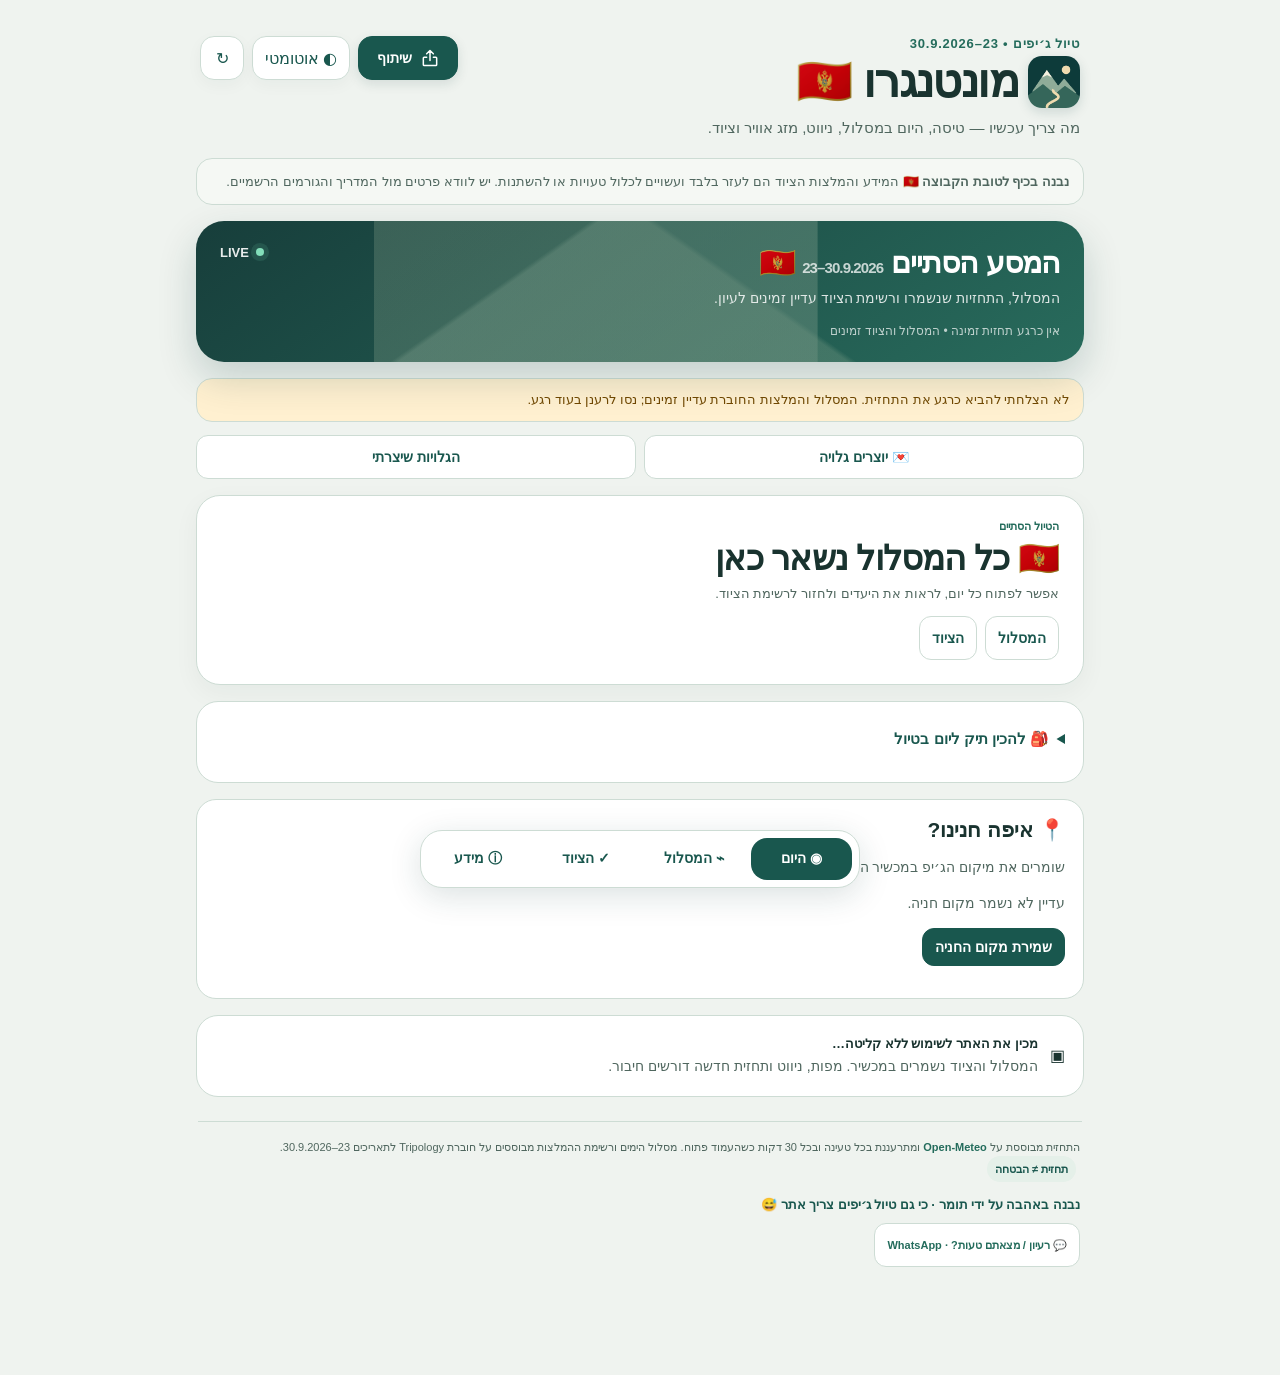
<file: index.html>
<!doctype html>
<html lang="he" dir="rtl">
<head>
  <meta name="google-site-verification" content="NpcRBLDn_-ZAyW-Esntn2e6Slkn9cMTCpu33jCknBUk" />
  <meta charset="utf-8" />
  <meta name="viewport" content="width=device-width, initial-scale=1, viewport-fit=cover" />
  <meta name="theme-color" content="#0d3b3a" />
  <meta name="description" content="מלווה חי לטיול הג׳יפים במונטנגרו: מה צריך עכשיו, מסלול, מזג אוויר, טיסות וציוד" />
  <title>מונטנגרו 🇲🇪 | המלווה שלנו לטיול</title>

  <link rel="canonical" href="https://tomershko.github.io/montenegro-weather/" />
  <link rel="icon" type="image/svg+xml" href="./assets/icon.svg" />
  <link rel="icon" type="image/png" sizes="32x32" href="./assets/icon-32.png" />
  <link rel="apple-touch-icon" sizes="180x180" href="./assets/icon-180.png" />
  <link rel="manifest" href="./site.webmanifest" />
  <meta name="apple-mobile-web-app-title" content="מונטנגרו" />
  <meta name="apple-mobile-web-app-capable" content="yes" />
  <meta name="apple-mobile-web-app-status-bar-style" content="default" />
  <meta property="og:type" content="website" />
  <meta property="og:locale" content="he_IL" />
  <meta property="og:site_name" content="מונטנגרו · המלווה שלנו לטיול" />
  <meta property="og:title" content="מונטנגרו 🇲🇪 · הטיול שלנו, במקום אחד" />
  <meta property="og:description" content="23–30.9.2026 · מסלול יומי, מפות וניווט, תחזית מזג אוויר ורשימת ציוד אישית לטיול הג׳יפים שלנו." />
  <meta property="og:url" content="https://tomershko.github.io/montenegro-weather/" />
  <meta property="og:image" content="https://tomershko.github.io/montenegro-weather/assets/share-v1.png" />
  <meta property="og:image:secure_url" content="https://tomershko.github.io/montenegro-weather/assets/share-v1.png" />
  <meta property="og:image:type" content="image/png" />
  <meta property="og:image:width" content="1200" />
  <meta property="og:image:height" content="630" />
  <meta property="og:image:alt" content="מונטנגרו — המלווה שלנו לטיול, 23–30.9.2026, איור הרים ודרך" />
  <meta name="twitter:card" content="summary_large_image" />
  <meta name="twitter:title" content="מונטנגרו · המלווה שלנו לטיול" />
  <meta name="twitter:description" content="מסלול, מזג אוויר, ניווט וציוד · 23–30.9.2026" />
  <meta name="twitter:image" content="https://tomershko.github.io/montenegro-weather/assets/share-v1.png" />
  <meta name="twitter:image:alt" content="הטיול שלנו למונטנגרו — הרים ודרך" />
  <script>
  (function(){let mode='auto';try{mode=localStorage.getItem('montenegro-theme')||'auto';}catch(e){}if(!['auto','light','dark'].includes(mode))mode='auto';document.documentElement.dataset.themeMode=mode;document.documentElement.dataset.theme=mode==='auto'?(matchMedia('(prefers-color-scheme: dark)').matches?'dark':'light'):mode;})();
  </script>
  <style>
    :root{
      --bg:#f3f5f2;
      --card:#ffffff;
      --ink:#132524;
      --muted:#667876;
      --line:#dce4df;
      --brand:#0d3b3a;
      --brand2:#176b65;
      --soft:#e7f1ed;
      --warn:#fff4d6;
      --danger:#fde6e2;
      --shadow:0 10px 35px rgba(17,45,43,.08);
      --radius:22px;
    }
    *{box-sizing:border-box}
    html{scroll-behavior:smooth}
    body{
      margin:0;
      background:
        radial-gradient(circle at 85% -10%, rgba(36,130,120,.13), transparent 33rem),
        linear-gradient(180deg,#eef4ef 0,#f7f7f4 24rem,var(--bg) 100%);
      color:var(--ink);
      font-family:-apple-system,BlinkMacSystemFont,"Segoe UI",Arial,sans-serif;
      -webkit-font-smoothing:antialiased;
    }
    button{font:inherit}
    .wrap{width:min(920px,100%);margin:auto;padding:calc(18px + env(safe-area-inset-top)) 16px calc(40px + env(safe-area-inset-bottom))}
    header{
      padding:18px 4px 8px;
      display:flex;gap:14px;align-items:flex-start;justify-content:space-between;
    }
    .site-brand{display:flex;align-items:center;gap:10px}
    .site-logo{width:52px;height:52px;flex:none;border-radius:14px;box-shadow:0 4px 12px rgba(13,59,58,.15)}
    @media(max-width:480px){header{flex-wrap:wrap}.site-logo{width:44px;height:44px;border-radius:12px}}
.info-grid{display:grid;grid-template-columns:repeat(auto-fit,minmax(min(100%,300px),1fr));gap:14px;margin-top:18px}
    .info-card{background:#fffef9;border:1px solid var(--line);border-radius:22px;padding:20px;min-width:0}
    .info-card h3{margin:0 0 12px;font-size:20px}.info-card p{font-size:14px;line-height:1.7;color:#405552}
    .info-card a{color:var(--brand2)}.info-card a.now-action{color:white}.info-card a.secondary{color:var(--brand)}
    .info-card .info-small{font-size:12px;color:var(--muted)}.info-rate{display:block;font-size:27px;font-weight:800;margin:12px 0;color:var(--brand)}
    .fx-fields{display:grid;grid-template-columns:1fr 1fr;gap:10px}.fx-fields label{font-size:13px;font-weight:700}
    .fx-fields input,.fx-fields select{display:block;width:100%;min-width:0;margin-top:7px;padding:12px 8px;border:1px solid var(--line);border-radius:12px;background:white;font:inherit;font-size:16px;color:var(--ink)}
    .fx-fields input:focus-visible,.fx-fields select:focus-visible{outline:3px solid #c59038;outline-offset:2px}
    .socket-pair{display:flex;justify-content:center;gap:22px}.socket-pair figure{margin:0;text-align:center;font-size:12px}.socket-pair svg{display:block;width:110px;max-width:100%;margin-bottom:7px}
    .local-clocks{display:flex;justify-content:space-around;text-align:center;gap:12px}.local-clocks strong{display:block;font-size:32px;margin-top:8px;color:var(--brand)}
    .eyebrow{font-size:13px;font-weight:750;color:var(--brand2);letter-spacing:.02em;margin-bottom:5px}
    h1{font-size:clamp(28px,8vw,46px);line-height:1.03;margin:0;letter-spacing:-.035em}
    .sub{margin:9px 0 0;color:var(--muted);font-size:15px;line-height:1.5}
    .actions{display:flex;gap:8px;flex:0 0 auto}
    .icon-btn{
      border:1px solid var(--line);background:rgba(255,255,255,.82);backdrop-filter:blur(12px);
      height:44px;min-width:44px;padding:0 12px;border-radius:14px;color:var(--brand);
      display:grid;place-items:center;box-shadow:0 5px 16px rgba(17,45,43,.04);cursor:pointer
    }
    .icon-btn:active{transform:scale(.97)}
    #shareBtn{display:inline-flex;align-items:center;justify-content:center;gap:8px;min-width:100px;padding:0 15px;background:var(--brand);border-color:var(--brand);color:#fff;font-size:14px;font-weight:750;line-height:1;white-space:nowrap;box-shadow:0 4px 12px rgba(13,59,58,.12)}
    #shareBtn svg{display:block;flex:none}
    @media(hover:hover){#shareBtn:hover{background:var(--brand2);border-color:var(--brand2)}}
    header .actions{align-items:center}

    .hero{
      margin:14px 0 16px;background:linear-gradient(145deg,var(--brand),#155a55);
      color:white;border-radius:28px;padding:22px;box-shadow:0 16px 38px rgba(13,59,58,.19);
      position:relative;overflow:hidden;
    }
    .hero:after{content:"";position:absolute;left:-65px;bottom:-100px;width:230px;height:230px;border-radius:50%;background:rgba(255,255,255,.07)}
    .hero-top{display:flex;justify-content:space-between;gap:14px;align-items:flex-start;position:relative;z-index:1}
    .countdown{font-size:30px;font-weight:800;letter-spacing:-.03em}
    .countdown small{font-size:15px;font-weight:650;opacity:.75}
    .live{display:flex;align-items:center;gap:7px;font-size:13px;font-weight:700;opacity:.9;white-space:nowrap}
    .dot{width:8px;height:8px;background:#8ff0c8;border-radius:50%;box-shadow:0 0 0 5px rgba(143,240,200,.12)}
    .hero-note{font-size:14px;line-height:1.55;opacity:.84;margin-top:8px;max-width:650px;position:relative;z-index:1}
    .hero-note:empty{display:none}
    .updated{margin-top:14px;font-size:12px;opacity:.7;position:relative;z-index:1}
    .summary{display:grid;grid-template-columns:repeat(3,1fr);gap:10px;margin-bottom:18px}
    .summary-card{background:var(--card);border:1px solid var(--line);border-radius:18px;padding:13px 12px;box-shadow:var(--shadow);min-width:0}
    .summary-label{font-size:11px;color:var(--muted);font-weight:750;margin-bottom:5px}
    .summary-value{font-size:15px;font-weight:800;white-space:nowrap;overflow:hidden;text-overflow:ellipsis}
    .section-head{display:flex;align-items:end;justify-content:space-between;gap:10px;margin:24px 3px 10px}
    .section-head h2{margin:0;font-size:21px;letter-spacing:-.02em}
    .section-head span{font-size:12px;color:var(--muted)}
    .days{display:grid;gap:12px}
    .day{
      background:var(--card);border:1px solid var(--line);border-radius:var(--radius);
      box-shadow:var(--shadow);padding:16px;position:relative;overflow:hidden;
    }
    .day.today{border:2px solid var(--brand2);padding:15px}
    .day.today:before{content:"היום";position:absolute;left:13px;top:11px;background:var(--brand);color:#fff;font-size:11px;font-weight:800;padding:5px 9px;border-radius:99px}
    .day.past{opacity:.58}
    .day-head{display:grid;grid-template-columns:58px 1fr auto;gap:12px;align-items:center}
    .datebox{border-radius:16px;background:var(--soft);text-align:center;padding:9px 5px;color:var(--brand)}
    .datebox .dow{font-size:11px;font-weight:800}
    .datebox .num{font-size:22px;font-weight:850;line-height:1.05;margin-top:2px}
    .route{min-width:0}
    .route h3{font-size:17px;line-height:1.25;margin:0 0 4px;white-space:nowrap;overflow:hidden;text-overflow:ellipsis}
    .route p{font-size:12px;color:var(--muted);margin:0;white-space:nowrap;overflow:hidden;text-overflow:ellipsis}
    .wx{font-size:38px;line-height:1}
    .day-toggle{display:block;width:100%;border:0;background:transparent;color:inherit;padding:0;text-align:inherit;cursor:pointer}
    .day-toggle:focus-visible{outline:3px solid rgba(23,107,101,.25);outline-offset:6px;border-radius:14px}
    .day-head{position:relative;padding-inline-end:24px}
    .day-chevron{position:absolute;inset-inline-end:0;top:50%;transform:translateY(-50%);font-size:16px;color:var(--brand2);transition:transform .18s ease}
    .day.open .day-chevron{transform:translateY(-50%) rotate(180deg)}
    .detail-hint{margin-top:7px;font-size:10px;font-weight:800;color:var(--brand2)}
    .day-details{margin-top:13px;padding:13px 14px;background:#f7f9f7;border:1px solid #e3e9e5;border-radius:16px}
    .day-details[hidden]{display:none}
    .day-meta{display:flex;flex-wrap:wrap;gap:7px;margin-bottom:9px}
    .day-chip{display:inline-flex;align-items:center;gap:5px;padding:5px 8px;border-radius:99px;background:#fff;border:1px solid var(--line);color:var(--brand);font-size:10px;font-weight:800}
    .day-detail-list{margin:0;padding:0 18px 0 0;font-size:12px;line-height:1.62;color:#405552}
    .day-detail-list li+li{margin-top:3px}
    .day-detail-note{margin-top:9px;padding-top:9px;border-top:1px solid var(--line);font-size:11px;line-height:1.5;color:var(--muted)}
    .nav-section{margin-top:12px;padding-top:10px;border-top:1px solid var(--line)}
    .nav-title{font-size:11px;font-weight:850;color:var(--brand);margin-bottom:8px}
    .nav-links{display:flex;flex-wrap:wrap;gap:7px}
    .nav-btn{display:inline-flex;align-items:center;gap:6px;text-decoration:none;background:var(--brand);color:#fff;border:1px solid var(--brand);border-radius:11px;padding:8px 10px;font-size:11px;font-weight:850;line-height:1.2;box-shadow:0 4px 12px rgba(13,59,58,.12)}
    .nav-btn:active{transform:scale(.98)}
    .nav-btn.secondary{background:#fff;color:var(--brand);border-color:#cbd9d4;box-shadow:none}
    .nav-disclaimer{margin-top:7px;font-size:10px;color:var(--muted);line-height:1.4}
    .weather-row{display:grid;grid-template-columns:1.35fr 1fr 1fr;gap:8px;margin-top:14px}
    .metric{background:#f7f9f7;border-radius:14px;padding:10px 11px;min-width:0}
    .metric .label{font-size:10px;font-weight:750;color:var(--muted);margin-bottom:4px}
    .metric .value{font-size:15px;font-weight:820;white-space:nowrap}
    .desc{margin-top:11px;display:flex;gap:8px;align-items:flex-start;font-size:12px;color:var(--muted);line-height:1.45}
    .advice{margin-top:10px;padding:9px 11px;border-radius:13px;background:var(--soft);color:var(--brand);font-size:12px;font-weight:700;line-height:1.45}
    .loading{animation:pulse 1.3s ease-in-out infinite;color:#91a09e!important}
    @keyframes pulse{50%{opacity:.38}}
    .error{
      background:var(--danger);border:1px solid #f1c8c0;color:#78372e;border-radius:16px;padding:12px 14px;
      margin:12px 0;font-size:13px;line-height:1.45;display:none;
    }
    .gear-grid{display:grid;gap:7px}
    .gear-card{display:grid;grid-template-columns:auto minmax(0,1fr) auto;gap:10px;align-items:center;background:var(--card);border:1px solid var(--line);border-radius:15px;padding:11px 12px;transition:.18s ease}
    .gear-card.packed{background:#f0f7f3;border-color:#bdd8c9}
    .gear-card.packed .gear-name{text-decoration:line-through;opacity:.6}
    .pack-check{width:22px;height:22px;margin:0;accent-color:var(--brand2);cursor:pointer}
    .gear-main{min-width:0}
    .gear-name{display:flex;gap:8px;align-items:center;font-size:14px;font-weight:820;min-width:0}
    .gear-icon{font-size:19px;line-height:1}
    .gear-qty{font-size:11px;font-weight:800;color:var(--brand);background:var(--soft);border-radius:99px;padding:5px 8px;white-space:nowrap}
    .gear-remove{border:0;background:transparent;color:#899794;font-size:18px;line-height:1;padding:4px;cursor:pointer}
    .gear-empty{color:var(--muted);font-weight:700}
    .packing-head{display:flex;align-items:center;gap:8px}
    .packing-progress{font-size:11px;color:var(--brand);background:var(--soft);border-radius:99px;padding:5px 9px;font-weight:800;white-space:nowrap}
    .gear-add{display:grid;grid-template-columns:minmax(0,1fr) 92px auto;gap:7px;margin:10px 0 12px}
    .gear-add input{min-width:0;border:1px solid var(--line);border-radius:12px;background:#fff;padding:11px 12px;font:inherit;color:var(--ink)}
    .gear-add button{border:1px solid var(--brand);border-radius:12px;background:var(--brand);color:#fff;padding:10px 14px;font-weight:800;cursor:pointer}
    .gear-matrix-wrap{margin-top:22px}
    .gear-matrix-wrap h3{margin:0 0 5px;font-size:18px}
    .gear-matrix-wrap p{margin:0 0 10px;color:var(--muted);font-size:11px;line-height:1.5}
    .gear-matrix-scroll{overflow-x:auto;border:1px solid var(--line);border-radius:16px;background:#fff}
    .gear-matrix{width:100%;min-width:620px;border-collapse:collapse;font-size:11px}
    .gear-matrix th,.gear-matrix td{padding:9px 7px;text-align:center;border-bottom:1px solid #edf1ee}
    .gear-matrix th{background:#f7f9f7;color:var(--muted);font-weight:850;position:sticky;top:0}
    .gear-matrix th:first-child,.gear-matrix td:first-child{text-align:right;min-width:190px;position:sticky;right:0;background:#fff;z-index:1}
    .gear-matrix th:first-child{background:#f7f9f7;z-index:2}
    .gear-matrix tr:last-child td{border-bottom:0}
    .need-yes{display:inline-grid;place-items:center;width:22px;height:22px;border-radius:50%;background:var(--brand2);color:#fff;font-weight:900}
    .need-no{color:#c0cac6}
    @media(max-width:520px){.gear-add{grid-template-columns:1fr auto}.gear-add input[name="qty"]{grid-column:1/-1;grid-row:2}.gear-add button{grid-column:2;grid-row:1}}

    .quick-nav{
      display:flex;gap:7px;margin:0 0 14px;overflow:auto;padding:1px 1px 4px;
      scrollbar-width:none;
    }
    .quick-nav::-webkit-scrollbar{display:none}
    .quick-nav a{
      flex:0 0 auto;text-decoration:none;color:var(--brand);background:rgba(255,255,255,.9);
      border:1px solid var(--line);border-radius:99px;padding:8px 12px;font-size:12px;font-weight:820;
      box-shadow:0 4px 14px rgba(17,45,43,.04)
    }
    .now-card{
      background:var(--card);border:1px solid var(--line);border-radius:24px;padding:16px;
      box-shadow:var(--shadow);margin-bottom:16px;scroll-margin-top:12px
    }
    .now-card.primary{border-color:#b7d3ca;background:linear-gradient(180deg,#fff,#f5faf7)}
    .now-kicker{font-size:11px;color:var(--brand2);font-weight:850;margin-bottom:5px}
    .now-title{font-size:22px;line-height:1.18;font-weight:880;letter-spacing:-.025em}
    .now-sub{font-size:13px;color:var(--muted);line-height:1.48;margin-top:5px}
    .now-grid{display:grid;grid-template-columns:repeat(3,1fr);gap:8px;margin-top:13px}
    .now-stat{background:#f7f9f7;border:1px solid #e5ebe7;border-radius:14px;padding:10px;min-width:0}
    .now-stat .k{font-size:9px;color:var(--muted);font-weight:800;margin-bottom:4px}
    .now-stat .v{font-size:13px;font-weight:850;white-space:nowrap;overflow:hidden;text-overflow:ellipsis}
    .now-actions{display:flex;flex-wrap:wrap;gap:8px;margin-top:13px}
    .now-action{
      display:inline-flex;justify-content:center;align-items:center;gap:6px;text-decoration:none;
      border-radius:12px;padding:10px 12px;background:var(--brand);color:#fff;border:1px solid var(--brand);
      font-size:12px;font-weight:850
    }
    .now-action.secondary{background:#fff;color:var(--brand);border-color:#cbd9d4}
    .now-tomorrow{margin-top:12px;padding-top:11px;border-top:1px solid var(--line);font-size:11px;color:var(--muted);line-height:1.5}
    .flight-board{margin-top:4px}
    .flight-board-head{display:flex;align-items:end;justify-content:space-between;gap:12px;margin-bottom:14px}
    .flight-route{font-size:clamp(30px,7vw,52px);font-weight:900;letter-spacing:.03em;line-height:1}
    .flight-meta{font-size:12px;font-weight:800;opacity:.78;text-align:left;direction:ltr}
    .split-countdown{display:grid;grid-template-columns:repeat(4,minmax(0,1fr));gap:8px;direction:ltr}
    .split-unit{min-width:0}
    .split-label{display:block;margin-top:6px;text-align:center;font-size:10px;font-weight:800;opacity:.72;direction:rtl}
    .split-flap{
      position:relative;height:72px;border-radius:12px;overflow:hidden;
      background:linear-gradient(#182220 0 49.4%,#101816 50.6% 100%);
      border:1px solid rgba(255,255,255,.12);
      box-shadow:inset 0 1px 0 rgba(255,255,255,.05),0 8px 20px rgba(0,0,0,.16);
      display:grid;place-items:center;color:#f6f4e9;
      font-size:clamp(28px,7vw,44px);font-weight:900;font-variant-numeric:tabular-nums;
      letter-spacing:.02em;text-shadow:0 1px 0 #000;
    }
    .split-flap::before{content:"";position:absolute;left:0;right:0;top:50%;height:1px;background:rgba(255,255,255,.12);box-shadow:0 1px 0 rgba(0,0,0,.7)}
    .split-flap.flip{animation:flapTick .24s ease}
    @keyframes flapTick{0%{transform:perspective(400px) rotateX(0)}45%{transform:perspective(400px) rotateX(-11deg)}100%{transform:perspective(400px) rotateX(0)}}
    .airport-time{margin-top:13px;padding:10px 12px;border-radius:12px;background:rgba(255,255,255,.08);border:1px solid rgba(255,255,255,.12);font-size:12px;font-weight:800}
    @media(max-width:430px){
      .flight-board-head{align-items:start;flex-direction:column}
      .flight-meta{text-align:right;direction:rtl}
      .split-countdown{gap:6px}
      .split-flap{height:64px;border-radius:10px}
    }
    .context-row{display:flex;flex-wrap:wrap;gap:7px;margin-top:11px}
    .context-chip{display:inline-flex;align-items:center;gap:5px;padding:6px 9px;border-radius:99px;background:var(--soft);color:var(--brand);font-size:10px;font-weight:850}
    .context-chip.current{background:#e9f5ef;border:1px solid #c8e0d5}
    .now-source-note{margin-top:8px;font-size:10px;line-height:1.45;color:var(--muted)}
    .flight-live-grid{display:grid;grid-template-columns:repeat(4,1fr);gap:8px;margin-top:13px}
    .flight-live-grid .now-stat .v{font-variant-numeric:tabular-nums}
    @media(max-width:520px){.countdown-clock{gap:6px}.countdown-unit{min-width:0;flex:1;padding:9px 5px}.countdown-unit strong{font-size:22px}.flight-live-grid{grid-template-columns:1fr 1fr}}
    .today-gear{display:flex;gap:6px;flex-wrap:wrap;margin-top:11px}
    .today-gear span{font-size:10px;font-weight:800;color:var(--brand);background:var(--soft);border-radius:99px;padding:6px 8px}
    .source-row{display:flex;gap:5px;flex-wrap:wrap;margin-top:7px}
    .source-tag{display:inline-flex;align-items:center;gap:4px;font-size:9px;font-weight:850;border-radius:99px;padding:4px 7px;background:#f3f6f4;color:var(--muted);border:1px solid #e1e8e4}
    .source-tag.booklet{background:#eef4ff;color:#3b5685;border-color:#d9e5fa}
    .source-tag.weather{background:#edf8f4;color:#176b65;border-color:#d2ebe2}
    .source-tag.route{background:#fff7e4;color:#765b1b;border-color:#efe1ba}
    .section-anchor{scroll-margin-top:12px}
    .gear-summary{
      background:#f7f9f7;border:1px solid var(--line);border-radius:16px;padding:11px 12px;
      margin:0 0 10px;font-size:11px;color:var(--muted);line-height:1.5
    }
    .gear-summary strong{color:var(--ink)}
    @media(max-width:390px){
      .now-grid{grid-template-columns:1fr 1fr}
      .now-stat:last-child{grid-column:span 2}
    }

    .foot{
      margin:24px 2px 0;padding:16px 2px 0;border-top:1px solid var(--line);font-size:11px;color:var(--muted);line-height:1.65
    }
    .foot a{color:var(--brand2);text-decoration:none;font-weight:700}
    .trip-notice{margin:10px 0 16px;padding:12px 14px;border:1px solid var(--line);border-radius:16px;background:#fffef9;color:#405552;font-size:12px;line-height:1.65}
    .creator-credit{margin:12px 0 0;font-size:13px;color:var(--brand);font-weight:700}
    .feedback-link{display:inline-flex;align-items:center;min-height:44px;margin-top:8px;padding:8px 12px;border:1px solid var(--line);border-radius:12px;background:#fff}
    .feedback-link[hidden]{display:none}
    .pill{display:inline-block;padding:4px 8px;border-radius:99px;background:var(--soft);color:var(--brand);font-weight:750;margin-inline-start:4px}
    @media(min-width:680px){
      .days{grid-template-columns:1fr 1fr}
      .day-head{grid-template-columns:60px 1fr auto}
      .hero{padding:26px}
      .summary-card{padding:15px}
    }
    @media(max-width:390px){
      .icon-btn{padding:0 10px}
      .weather-row{grid-template-columns:1.4fr 1fr}
      .weather-row .metric:last-child{grid-column:span 2}
      .summary{grid-template-columns:1fr 1fr}
      .summary .summary-card:last-child{grid-column:span 2}
    }

    body{background:#f4f2eb}
    .wrap{padding-bottom:calc(108px + env(safe-area-inset-bottom))}
    header .eyebrow{letter-spacing:.06em} header h1{font-weight:900}
    .hero{min-height:230px;background:linear-gradient(160deg,#173e3b,#426b60);display:flex;flex-direction:column;justify-content:flex-end;padding-top:70px}
    .hero:before{content:"";position:absolute;inset:0;background:linear-gradient(145deg,transparent 48%,#6d918078 49%) 0 0/70% 100%,linear-gradient(215deg,transparent 47%,#a8bda13b 48%) 100% 0/80% 100%;background-repeat:no-repeat;pointer-events:none}
    .hero:after{width:65px;height:65px;left:38px;top:28px;background:#efdbaf;border-radius:50%;opacity:.8}
    .hero-top,.hero-note,.updated{z-index:1}
    .quick-nav{position:fixed;bottom:calc(12px + env(safe-area-inset-bottom));left:50%;transform:translateX(-50%);width:min(440px,calc(100% - 28px));z-index:20;background:#fffef9f2;border:1px solid #d7ded5;border-radius:22px;padding:7px;box-shadow:0 8px 32px #163e3b26;backdrop-filter:blur(16px);margin:0}
    .quick-nav a{flex:1;text-align:center;border:0;background:transparent;box-shadow:none;padding:12px 4px;font-size:14px}
    .quick-nav a[aria-current="page"]{background:var(--brand);color:white;border-radius:16px}
    [data-view][hidden]{display:none!important}
    .now-card{padding:24px;border-radius:24px}.now-title{font-size:clamp(25px,6vw,34px)}
    .now-stat{padding:15px 10px}.now-stat .k{font-size:11px}.now-stat .v{font-size:15px}
    .now-actions a{min-height:44px}.day-detail-list li{padding-block:5px}
    .map-card,.offline-card{background:#fffef9;border:1px solid var(--line);border-radius:22px;padding:18px;margin:16px 0}
    .map-card h2{margin:0 0 5px;font-size:23px}.map-card p,.offline-card p{font-size:12px;line-height:1.6;color:var(--muted)}
    .map-days,.map-stops{display:flex;gap:8px;overflow:auto;padding:8px 0}
    .map-days button,.map-stops button{flex-shrink:0;border:1px solid var(--line);border-radius:12px;background:white;color:var(--brand);padding:12px;cursor:pointer;font:inherit;font-size:12px}
    .map-days button[aria-pressed="true"],.map-stops button[aria-pressed="true"]{background:var(--brand);color:white}
    #mapFrame{width:100%;height:310px;border:0;border-radius:16px;background:var(--soft)}
    #mapTitle{font-size:16px;margin:12px 0 2px}#mapFallback{padding:40px 15px;background:var(--soft);border-radius:16px;text-align:center}
    .offline-card{display:flex;align-items:center;gap:12px}.offline-card p{margin:3px 0 0}.offline-card strong{font-size:13px}
    .stay-card{margin-top:16px;padding:14px;border-radius:14px;background:var(--soft);font-size:13px;line-height:1.6}
    a:focus-visible,button:focus-visible{outline:3px solid #c59038;outline-offset:3px}
    @media(prefers-reduced-motion:reduce){html{scroll-behavior:auto}*{animation:none!important;transition:none!important}}
  
    /* Day cards v2 — compact summary + expandable details */
    .days{grid-template-columns:1fr!important;gap:14px}
    .day{
      padding:0;
      border-radius:24px;
      overflow:hidden;
      transition:border-color .22s ease,box-shadow .22s ease,transform .22s ease;
    }
    .day.today{padding:0;border:2px solid #bfd6cf}
    .day.today:before{z-index:3;left:14px;top:12px}
    .day-toggle{
      display:block;width:100%;padding:16px 18px 12px;border:0;background:transparent;
      color:inherit;text-align:inherit;cursor:pointer
    }
    .day-toggle:active{background:#fbfcfb}
    .day-toggle:focus-visible{outline:3px solid rgba(23,107,101,.25);outline-offset:-4px;border-radius:22px}
    .day-head{
      display:grid;
      grid-template-columns:58px minmax(0,1fr) 34px;
      gap:12px;align-items:start;padding:0;position:relative
    }
    .datebox{
      border-radius:18px;background:var(--soft);text-align:center;padding:9px 5px;color:var(--brand);
      min-height:62px;display:flex;flex-direction:column;justify-content:center
    }
    .datebox .dow{font-size:11px;font-weight:850}
    .datebox .num{font-size:25px;font-weight:880;line-height:1.05;margin-top:2px}
    .route{min-width:0;padding-top:2px}
    .route h3{
      font-size:18px;line-height:1.28;margin:0 0 4px;
      white-space:normal;overflow:visible;text-overflow:clip
    }
    .route p{
      font-size:12px;color:var(--muted);margin:0;line-height:1.5;
      white-space:normal;overflow:visible;text-overflow:clip
    }
    .day-chevron{
      position:static;width:34px;height:34px;border-radius:12px;background:var(--soft);
      display:grid;place-items:center;font-size:20px;color:var(--brand2);
      transform:none;transition:transform .22s ease,background .22s ease
    }
    .day.open .day-chevron{transform:rotate(180deg)}
    .weather-summary{
      direction:rtl;display:flex;align-items:center;justify-content:center;gap:12px;
      margin-top:14px;padding:11px 8px;border-top:1px solid #edf1ef;border-bottom:1px solid #edf1ef;
      font-size:14px;font-weight:830;color:var(--ink);white-space:nowrap;overflow-x:auto;
      scrollbar-width:none
    }
    .weather-summary::-webkit-scrollbar{display:none}
    .weather-main{display:inline-flex;align-items:center;gap:7px}
    .wx{font-size:29px;line-height:1}
    .weather-sep{color:#b8c6c2;font-weight:500}
    .weather-summary .loading{min-width:38px}
    .advice-summary{
      margin-top:10px;color:var(--brand);font-size:12px;font-weight:760;line-height:1.5;
      text-align:right
    }
    .detail-hint{
      margin-top:10px;padding:9px 10px;border-radius:12px;background:linear-gradient(90deg,#edf5f2,#e5f0ec);
      color:var(--brand2);font-size:12px;font-weight:850;text-align:center
    }
    .day-details{
      margin:0 16px 16px;padding:14px;background:#f7f9f7;border:1px solid #e3e9e5;border-radius:16px;
      overflow:hidden;max-height:1200px;opacity:1;
      transition:max-height .24s ease,opacity .2s ease,margin .24s ease,padding .24s ease,border-width .24s ease
    }
    .day-details[hidden]{
      display:block;max-height:0;opacity:0;margin-top:0;margin-bottom:0;
      padding-top:0;padding-bottom:0;border-width:0;pointer-events:none
    }
    .expanded-weather{
      display:grid;grid-template-columns:repeat(4,minmax(0,1fr));gap:1px;
      background:var(--line);border:1px solid var(--line);border-radius:14px;overflow:hidden;
      margin:0 0 13px
    }
    .expanded-weather-item{background:#fff;padding:10px 7px;text-align:center;min-width:0}
    .expanded-weather-item .k{display:block;font-size:9px;color:var(--muted);font-weight:800;margin-bottom:4px}
    .expanded-weather-item .v{display:block;font-size:12px;color:var(--ink);font-weight:850;line-height:1.3}
    .day-detail-list{font-size:12px;line-height:1.7}
    .day-meta{margin-bottom:12px}
    .nav-section{margin-top:14px}
    @media(max-width:520px){
      .day-toggle{padding:14px 13px 11px}
      .day-head{grid-template-columns:54px minmax(0,1fr) 32px;gap:9px}
      .datebox{min-height:58px}
      .datebox .num{font-size:23px}
      .route h3{font-size:16px}
      .route p{font-size:11px}
      .weather-summary{justify-content:flex-start;gap:9px;padding-inline:3px;font-size:13px}
      .wx{font-size:26px}
      .advice-summary{font-size:11px}
      .day-details{margin-inline:12px;margin-bottom:12px}
      .expanded-weather{grid-template-columns:1fr 1fr}
    }

  
    /* Day card fixes: stable chevron + bidi-safe temperatures */
    .day-chevron{
      position:static;
      width:34px;
      height:34px;
      border-radius:12px;
      background:var(--soft);
      display:grid;
      place-items:center;
      color:var(--brand2);
      transform:none;
    }
    .day-chevron::before{
      content:"";
      width:10px;
      height:10px;
      border-right:3px solid currentColor;
      border-bottom:3px solid currentColor;
      transform:rotate(45deg);
      transition:transform .22s ease;
      margin-top:-3px;
    }
    .day.open .day-chevron{transform:none}
    .day.open .day-chevron::before{
      transform:rotate(225deg);
      margin-top:3px;
    }
    .weather-temp,
    .weather-feels{
      direction:ltr;
      unicode-bidi:isolate;
      display:inline-block;
    }


    .hotel-panel{margin-top:14px;padding:14px;background:#edf4f0;border:1px solid #c9dcd2;border-inline-start:4px solid var(--brand2);border-radius:14px;color:var(--ink)}
    .hotel-heading{font-size:11px;font-weight:800;color:var(--brand2);margin-bottom:8px}
    .hotel-top{display:flex;align-items:flex-start;justify-content:space-between;gap:10px;flex-wrap:wrap}
    .hotel-name{font-size:17px;line-height:1.4;overflow-wrap:anywhere}.hotel-location{font-size:12px;color:#405552;margin-top:2px}
    .hotel-badges{display:flex;flex-wrap:wrap;gap:6px}.hotel-badge{font-size:11px;font-weight:800;padding:5px 8px;border-radius:8px;background:white;color:var(--brand)}
    .hotel-badge.last,.hotel-exit{background:#fff1d6;color:#704600}.hotel-exit{padding:9px 10px;border-radius:9px;font-size:12px;line-height:1.6;margin-bottom:10px}
    .hotel-dates{font-size:12px;color:#405552;line-height:1.7;margin-top:8px}.hotel-links{display:flex;flex-wrap:wrap;gap:8px;margin-top:10px}
    .hotel-links a{display:inline-flex;align-items:center;min-height:40px;padding:8px 12px;border:1px solid #bdcfc5;border-radius:10px;background:white;color:var(--brand);font-size:12px;font-weight:750;text-decoration:none}
    .hotel-panel a:focus-visible{outline:3px solid #a66a0a;outline-offset:3px}.hotel-exit a{color:inherit;text-underline-offset:3px}

    /* Travel UI: shared surfaces in both color schemes. */
    :root{--bg:#eff3ef;--card:#ffffff;--ink:#19332f;--muted:#50675f;--line:#cddcd4;--brand:#19574e;--brand2:#246c5c;--soft:#e5f0e9;--surface:#f5f8f4;--amber-bg:#fff0d0;--amber-ink:#714800;--shadow:0 8px 26px #19332f0c;color-scheme:light}
    :root[data-theme="dark"]{--bg:#101e26;--card:#182b34;--ink:#e4f0eb;--muted:#b0c5bc;--line:#36505a;--brand:#9bddc6;--brand2:#a6e3c9;--soft:#233e43;--surface:#1d333c;--amber-bg:#443820;--amber-ink:#f6d594;--shadow:0 8px 26px #0003;color-scheme:dark}
    body{background:var(--bg);color:var(--ink)}
    .day,.now-card,.now-card.primary,.info-card,.map-card,.offline-card,.bag-preview,.gear-matrix-wrap,.quick-nav{background:var(--card);border-color:var(--line)}
    .icon-btn,.feedback-link{background:var(--card);color:var(--brand);border-color:var(--line)}
    .quick-nav a{color:var(--brand)}
    .quick-nav a[aria-current="page"],#shareBtn,.now-action,.nav-btn,.gear-add button,.map-days button[aria-pressed="true"],.map-stops button[aria-pressed="true"]{background:#19574e;color:#fff;border-color:#19574e}
    [data-theme="dark"] .quick-nav a[aria-current="page"],[data-theme="dark"] #shareBtn,[data-theme="dark"] .now-action,[data-theme="dark"] .nav-btn,[data-theme="dark"] .gear-add button,[data-theme="dark"] .map-days button[aria-pressed="true"],[data-theme="dark"] .map-stops button[aria-pressed="true"]{background:#9bddc6;color:#102c27;border-color:#9bddc6}
    .now-action.secondary,.nav-btn.secondary,.hotel-links a,.hotel-badge,.map-days button,.map-stops button{background:var(--card);color:var(--brand);border-color:var(--line)}
    .gear-summary{background:var(--surface);color:var(--muted);font-size:14px}
    input::placeholder{color:var(--muted);opacity:1}
    .now-stat,.expanded-weather-item,.day-details,.gear-matrix th,.gear-matrix th:first-child{background:var(--surface);border-color:var(--line)}
    .expanded-weather,.weather-summary{border-color:var(--line)}
    .day-chip,.hotel-panel,.detail-hint,.context-chip,.gear-card.packed,.gear-qty,.datebox,.today-gear span{background:var(--soft);border-color:var(--line);color:var(--brand)}
    .hotel-badge.last,.hotel-exit{background:var(--amber-bg);color:var(--amber-ink)}
    .hotel-location,.hotel-dates,.day-detail-list,.info-card p,.trip-notice{color:var(--muted)}
    .trip-notice{background:var(--surface);border-color:var(--line);font-size:13px}
    .gear-matrix-scroll,.gear-matrix td:first-child,.gear-matrix th:first-child,.gear-add input,.fx-fields input,.fx-fields select{background:var(--card);color:var(--ink);border-color:var(--line)}
    .gear-matrix td,.gear-matrix th{border-color:var(--line)}
    .gear-matrix td:first-child{z-index:1}.gear-matrix th:first-child{background:var(--surface)}
    .info-card a,.info-card a.secondary{color:var(--brand)}
    .info-card a.now-action{color:#fff}[data-theme="dark"] .info-card a.now-action{color:#102c27}
    .error{background:var(--amber-bg);color:var(--amber-ink);border-color:var(--line)}
    .hero{min-height:0;padding:24px;background:linear-gradient(145deg,#173e3b,#286b5c)}
    [data-theme="dark"] .hero{background:linear-gradient(145deg,#112f35,#204a45)}
    .hero:after{display:none}.hero-top>div:first-child{width:100%}.hero .countdown{color:#fff}
    .day-details[hidden],[hidden]{display:none!important}
    .day-details{max-height:none;overflow:visible;transition:none}
    .day{scroll-margin-top:16px}.route p,.day-detail-list,.advice-summary,.hotel-dates,.hotel-location,.map-card p,.offline-card p{font-size:14px;line-height:1.65}
    .hotel-heading,.hotel-badge,.now-stat .k,.expanded-weather-item .k,.summary-label{font-size:12px}
    .expanded-weather-item .v,.nav-btn,.hotel-links a,.now-action{font-size:14px}
    .detail-hint{min-height:44px;font-size:14px}.nav-btn,.hotel-links a,.icon-btn,.gear-remove{min-height:44px;min-width:44px}
    .now-stat .v{white-space:normal;overflow:visible;overflow-wrap:anywhere}
    .route-tools{display:flex;flex-wrap:wrap;gap:8px;align-items:center;margin:14px 0}
    .route-tools select,.bag-preview select{min-width:0;max-width:100%;flex:1;padding:12px;border:1px solid var(--line);border-radius:12px;background:var(--card);color:var(--ink);font:inherit;font-size:16px}
    .route-tools button{padding:12px;border:1px solid var(--line);border-radius:12px;background:var(--soft);color:var(--brand);font-weight:750;min-height:44px;cursor:pointer}
    details>summary{cursor:pointer;min-height:44px;padding-block:10px;font-weight:750;color:var(--brand);font-size:15px}
    .hotel-more{margin-top:5px}.hotel-more summary{font-size:14px}.hotel-panel.compact{padding-block:10px}
    .gear-matrix-wrap{padding:14px;border:1px solid var(--line);border-radius:18px}
    .gear-card{display:flex;padding:0;gap:0;min-height:56px}.gear-row{display:flex;align-items:center;gap:12px;flex:1;min-width:0;padding:14px 12px;cursor:pointer}.gear-main{flex:1}.gear-name{font-size:15px;line-height:1.5}.gear-qty{font-size:13px;direction:rtl}.gear-remove{margin-inline-end:4px;color:var(--muted)}
    .pack-check,.bag-item input,.filter-control input{width:24px;height:24px;flex:none;accent-color:#246c5c}
    .filter-control{display:flex;gap:10px;align-items:center;min-height:48px;margin:8px 0 14px;font-weight:750;cursor:pointer}
    .day-bag{margin-top:18px;padding-top:14px;border-top:1px solid var(--line)}.day-bag h3{font-size:20px;margin:0 0 6px}.day-bag p{color:var(--muted);font-size:13px;line-height:1.6;margin:0 0 10px}
    .bag-item{display:flex;align-items:center;gap:10px;min-height:48px;padding:9px 4px;border-bottom:1px solid var(--line);cursor:pointer;font-size:15px}.bag-item:has(input:checked) span{text-decoration:line-through;color:var(--muted)}.bag-status{font-size:13px;color:var(--muted);margin-top:8px}
    .bag-preview{border:1px solid var(--line);padding:18px;border-radius:22px;margin:16px 0}.bag-preview>label{display:block;font-size:17px;font-weight:750;margin-bottom:10px}.bag-preview select{width:100%}
    :focus-visible{outline:3px solid #b77b13!important;outline-offset:3px}
    @media(max-width:520px){header{gap:12px}header .actions{width:100%;justify-content:flex-end}.now-card{padding:18px}.route-tools>label{width:100%}.route-tools select{flex-basis:60%}.packing-head{flex-wrap:wrap}.section-head{flex-wrap:wrap}.route p,.advice-summary{font-size:14px}.route h3{font-size:18px}.gear-name{font-size:15px}.hotel-top{gap:8px}.now-actions .now-action:first-child{width:100%}.quick-nav a{font-size:14px}.hero{padding:20px}.flight-board-head{gap:10px}.gear-add input{font-size:16px}.weather-summary{white-space:normal;flex-wrap:wrap;overflow:visible}.trip-notice{font-size:12px}.split-label{font-size:12px}}

    /* Explicit theme pairs prevent primary action colors leaking into secondary links. */
    .day-meta .day-chip{background:var(--soft);color:var(--ink);border-color:var(--line);font-size:13px;line-height:1.6}
    .now-action.secondary,.info-card a.now-action.secondary,
    [data-theme="dark"] .now-action.secondary,
    [data-theme="dark"] .info-card a.now-action.secondary{
      background:var(--card);color:var(--brand);border-color:var(--line)
    }
    .holiday-note{margin:14px 16px;padding:12px 14px;border:1px solid var(--line);border-radius:12px;background:var(--soft);color:var(--ink);font-size:14px;line-height:1.65}
    .now-card .holiday-note{margin-inline:0}
    .preview-controls,.parking-card{padding:18px;margin:16px 0;background:var(--card);border:1px solid var(--line);border-radius:20px;color:var(--ink)}
    .preview-controls{border:2px dashed var(--brand2)}.preview-controls p,.parking-card p,#parkingDetails{font-size:14px;line-height:1.6;color:var(--muted)}.parking-card h2{font-size:21px;margin:0 0 8px}
    .preview-fields{display:flex;flex-wrap:wrap;gap:12px;align-items:end}.preview-fields label{flex:1;min-width:140px}.preview-fields input,.preview-fields select{display:block;width:100%;min-height:44px;margin-top:6px;padding:10px;font:inherit;font-size:16px;background:var(--surface);color:var(--ink);border:1px solid var(--line);border-radius:10px}
    button:disabled{opacity:.65;cursor:not-allowed}

    /* Keep completed days readable while giving the current itinerary priority. */
    .day.past{opacity:1}
    .day.past:not(.open){border-radius:14px;box-shadow:none}
    .day.past:not(.open) .day-toggle{padding:9px 12px;min-height:48px}
    .day.past:not(.open) .day-head{grid-template-columns:54px minmax(0,1fr) 24px;gap:9px;align-items:center}
    .day.past:not(.open) .datebox{min-height:0;padding:0;background:transparent;flex-direction:row;gap:5px;align-items:baseline}
    .day.past:not(.open) .datebox .num{font-size:16px;margin:0}
    .day.past:not(.open) .route{padding:0}
    .day.past:not(.open) .route h3{font-size:13px;line-height:1.4;margin:0;color:var(--muted)}
    .day.past:not(.open) .day-chevron{width:24px;height:24px;border-radius:8px}
    .day.past:not(.open) .route p,
    .day.past:not(.open) .weather-summary,
    .day.past:not(.open) .advice-summary,
    .day.past:not(.open) .detail-hint,
    .day.past:not(.open) > .hotel-panel,
    .day.past:not(.open) > .holiday-note{display:none}
    .today-postcards{margin-bottom:16px}
    .today-postcards .now-action{flex:1}
    .today-section{margin-top:20px;padding-top:16px;border-top:1px solid var(--line)}
    .today-section h3{font-size:17px;margin:0 0 12px}
    .today-plan{margin:0;padding-inline-start:24px;font-size:14px;line-height:1.75}
    .today-plan li+li{margin-top:8px}
    .today-weather .expanded-weather{margin-bottom:10px}
    .today-weather p{font-size:13px;line-height:1.6;color:var(--muted);margin:8px 0}
    #now .now-stat .v{white-space:normal;overflow:visible}
    #now .nav-btn{min-height:44px;font-size:13px;align-items:center}
    .hero.trip-compact{padding:11px 14px;margin:10px 0 12px;border-radius:16px;box-shadow:none}
    .hero.trip-compact .countdown{font-size:17px;line-height:1.4}
    .hero.trip-compact .countdown small{font-size:13px}
    .hero.trip-compact .hero-note,.hero.trip-compact .live{display:none}
    .hero.trip-compact .updated{font-size:11px;line-height:1.4;margin-top:4px}
    .hero.trip-compact:after{display:none}
  </style>
  <!-- Google Analytics -->
  <script async src="https://www.googletagmanager.com/gtag/js?id=G-FKF0TX340Z"></script>
  <script>
    window.dataLayer = window.dataLayer || [];
    function gtag(){dataLayer.push(arguments);}
    gtag('js', new Date());
    gtag('config', 'G-FKF0TX340Z');
  </script>
</head>
<body>
<main class="wrap">
  <header>
    <div>
      <div class="eyebrow">טיול ג׳יפים • 23–30.9.2026</div>
      <div class="site-brand"><img class="site-logo" src="./assets/icon-192.png" width="52" height="52" alt="" /><h1>מונטנגרו 🇲🇪</h1></div>
      <p class="sub">מה צריך עכשיו — טיסה, היום במסלול, ניווט, מזג אוויר וציוד.</p>
    </div>
    <div class="actions">
      <button class="icon-btn share-btn" id="shareBtn" type="button" title="שיתוף האתר" aria-label="שיתוף האתר">
        <svg width="20" height="20" viewBox="0 0 24 24" fill="none" stroke="currentColor" stroke-width="1.8" stroke-linecap="round" stroke-linejoin="round" aria-hidden="true" focusable="false"><path d="M12 15V3m-4 4 4-4 4 4M8 11H5a1 1 0 0 0-1 1v8a1 1 0 0 0 1 1h14a1 1 0 0 0 1-1v-8a1 1 0 0 0-1-1h-3"/></svg>
        <span class="share-label">שיתוף</span>
      </button>
      <button class="icon-btn" id="themeBtn" type="button" aria-label="ערכת צבעים">◐</button>
      <button class="icon-btn" id="refreshBtn" title="רענון" aria-label="רענון">↻</button>
    </div>
  </header>

  <aside class="trip-notice" aria-label="מידע על המלצות האתר">
    <strong>נבנה בכיף לטובת הקבוצה 🇲🇪</strong>
    המידע והמלצות הציוד הם לעזר בלבד ועשויים לכלול טעויות או להשתנות. יש לוודא פרטים מול המדריך והגורמים הרשמיים.
  </aside>

  <section id="previewControls" class="preview-controls" hidden aria-label="מצב בדיקה">
    <strong>🧪 מצב בדיקה — התאריך מדומה</strong>
    <p>שעה לפי מונטנגרו. התחזית היא המידע הזמין כעת, לא תחזית היסטורית; סטטוס טיסה חי ומיקום כבויים במצב הזה.</p>
    <div class="preview-fields"><label>יום לתצוגה<select id="previewDate"></select></label><label>שעה במונטנגרו<input type="time" id="previewTime" value="09:00"></label><a id="exitPreview" class="now-action secondary">יציאה מבדיקה</a></div>
  </section>
  <div data-view="today">
  <section class="hero">
    <div class="hero-top">
      <div>
        <div id="countdown" class="countdown">טוען…</div>
        <div class="hero-note" id="heroNote">טוען את הדבר הבא שחשוב לדעת…</div>
      </div>
      <div class="live" id="liveBadge"><span class="dot"></span><span id="liveBadgeText">LIVE</span></div>
    </div>
    <div class="updated" id="updated">מתחבר לנתוני מזג האוויר…</div>
  </section>

  <div id="error" class="error"></div>

  <nav class="now-actions today-postcards" aria-label="גלויות מהטיול">
    <a class="now-action secondary" href="./postcard.html">💌 יוצרים גלויה</a>
    <a class="now-action secondary" href="./postcard.html#history">הגלויות שיצרתי</a>
  </nav>




  <section id="now" class="now-card primary" aria-live="polite">
    <div class="now-kicker">מה חשוב עכשיו</div>
    <div class="now-title">טוען…</div>
    <div class="now-sub">מכין את המידע הרלוונטי לרגע הזה.</div>
  </section>


  <details class="bag-preview" id="bagPreview"><summary>🎒 להכין תיק ליום בטיול</summary><label for="bagDate">בחרו יום</label><select id="bagDate"></select><div id="previewBag"></div></details>
  <section class="parking-card" aria-labelledby="parkingTitle"><h2 id="parkingTitle">📍 איפה חנינו?</h2><p>שומרים את מיקום הג׳יפ במכשיר הזה וחוזרים אליו בניווט רגלי.</p><div id="parkingDetails"></div><div class="now-actions"><button type="button" class="now-action" id="saveParking">שמירת מקום החניה</button><a id="parkingNavigate" class="now-action secondary" target="_blank" rel="noopener noreferrer" hidden>הליכה חזרה לג׳יפ ↗</a><button type="button" class="now-action secondary" id="deleteParking" hidden>מחיקת החניה</button></div><p id="parkingStatus" role="status"></p></section>
  <aside class="offline-card"><span aria-hidden="true">▣</span><div><strong id="offlineStatus" role="status">מכין את האתר לשימוש ללא קליטה…</strong><p>המסלול והציוד נשמרים במכשיר. מפות, ניווט ותחזית חדשה דורשים חיבור.</p></div></aside>
  </div>
  <div data-view="route" hidden>
  <div class="section-head section-anchor" id="daysSection">
    <h2>המסלול והתחזית</h2>
    <span>לחצו על יום לפרטים • טמפרטורות ב־°C</span>
  </div>
  <div class="route-tools"><label for="routeDate">קפיצה ליום</label><select id="routeDate"></select><button type="button" id="jumpToday">היום / היום הקרוב</button></div>
  <section id="days" class="days"></section>
  <details class="map-card" id="routeMap"><summary>🗺️ מפת תחנות הטיול</summary>
    <h2>הדרך שלנו</h2><p>בחרו יום ותחנה כדי לראות אותה במפה.</p>
    <div id="mapDays" class="map-days" aria-label="בחירת יום"></div>
    <h3 id="mapTitle"></h3><div id="mapStops" class="map-stops" aria-label="תחנות היום"></div>
    <div id="mapFallback" hidden>המפה זמינה עם חיבור לאינטרנט. שמות התחנות והמסלול נשארים כאן.</div>
    <iframe id="mapFrame" title="מפת התחנה הנבחרת" loading="lazy" referrerpolicy="no-referrer-when-downgrade" allowfullscreen></iframe>
    <p><a id="mapExternal" target="_blank" rel="noopener">פתיחת התחנה ב־Google Maps ↗</a></p>
    <p>המפה מציגה חיפוש לפי שם המקום, ולא תוואי נסיעה בג׳יפים. נקודות מפגש בשטח יש לוודא עם המדריך.</p>
  </details>
  <section class="summary section-anchor" id="forecastSummary" aria-label="סיכום התחזית">
    <div class="summary-card">
      <div class="summary-label">🥶 היום הקר ביותר</div>
      <div class="summary-value loading" id="coldest">טוען…</div>
    </div>
    <div class="summary-card">
      <div class="summary-label">🌧️ הכי הרבה סיכוי לגשם</div>
      <div class="summary-value loading" id="wettest">טוען…</div>
    </div>
    <div class="summary-card">
      <div class="summary-label">☀️ היום החם ביותר</div>
      <div class="summary-value loading" id="warmest">טוען…</div>
    </div>
  </section>



  </div>
  <div data-view="packing" hidden>
  <div class="section-head section-anchor" id="packingSection">
    <div class="packing-head">
      <h2>רשימת ציוד</h2>
      <span id="packProgress" class="packing-progress">ארזתי 0/0</span>
    </div>
    <span>מסמנים מימין מה כבר ארזנו</span>
  </div>
  <div class="gear-summary"><strong>רשימה פשוטה לאריזה.</strong> ההמלצות מבוססות על חוברת Tripology, המסלול והתחזית. הסימונים והפריטים שתוסיפו נשמרים רק במכשיר הזה.</div>
  <form id="gearAddForm" class="gear-add" aria-label="הוספת פריט לרשימת הציוד">
    <input id="gearAddName" name="name" type="text" maxlength="80" placeholder="להוסיף פריט…" aria-label="שם הפריט" required />
    <input id="gearAddQty" name="qty" type="text" maxlength="20" placeholder="כמות" aria-label="כמות, לא חובה" />
    <button type="submit">＋ הוספה</button>
  </form>
  <label class="filter-control"><input type="checkbox" id="unpackedOnly"> רק מה שעוד לא ארזתי</label>
  <p id="packingEmpty" role="status" hidden>הכול ארוז ✓ אפשר להציג שוב את כל הפריטים.</p>
  <section id="gear" class="gear-grid" aria-label="רשימת ציוד לטיול"></section>

  <details class="gear-matrix-wrap">
    <summary>מתי צריך כל פריט?</summary>
    <p>הטבלה מרכזת את אותם פריטים לפי ימי הטיול. ● = מומלץ לאותו יום לפי המסלול והתחזית הנוכחית. פריטים שהוספת ידנית אינם מקבלים ימים אוטומטית.</p>
    <div class="gear-matrix-scroll">
      <table class="gear-matrix">
        <thead><tr><th scope="col">פריט</th><th>23</th><th>24</th><th>25</th><th>26</th><th>27</th><th>28</th><th>29</th><th>30</th></tr></thead>
        <tbody id="gearMatrix"></tbody>
      </table>
    </div>
  </details>
  </div>

  <section data-view="info" hidden aria-labelledby="infoTitle">
    <div class="section-head"><h2 id="infoTitle"><span role="img" aria-label="דגל מונטנגרו">🇲🇪</span> טוב לדעת במונטנגרו</h2></div>
    <p class="sub">כמה דברים שימושיים שיהיו איתנו בדרך.</p>
    <div class="info-grid">
      <article class="info-card currency-card">
        <h3>€ כסף ומחשבון המרה</h3>
        <p>המטבע במונטנגרו הוא אירו (EUR).</p>
        <div id="fxRate" class="info-rate" dir="ltr">EUR → ILS</div>
        <p id="fxStatus" role="status">טוען שער יומי…</p>
        <div class="fx-fields"><label for="fxAmount">סכום<input id="fxAmount" type="number" min="0" max="1000000000" step="any" value="20" inputmode="decimal" /></label>
        <label for="fxDirection">המרה<select id="fxDirection"><option value="eur">מאירו לשקלים</option><option value="ils">משקלים לאירו</option></select></label></div>
        <output id="fxResult" for="fxAmount fxDirection" class="info-rate" aria-live="polite">—</output>
        <button type="button" id="fxRefresh" class="icon-btn">↻ עדכון שער</button>
        <p class="info-small">שער יומי לצורך הערכה, לא שער עסקה. עמלות ושערי הבנק או חברת האשראי עשויים להיות שונים. בסופי שבוע ובחגים ייתכן שיוצג שער מיום קודם.</p>
        <a href="https://frankfurter.dev/" target="_blank" rel="noopener">מקור השער: Frankfurter</a>
      </article>
      <article class="info-card">
        <h3>🔌 חשמל ומתאמים</h3>
        <div class="socket-pair">
          <figure><svg viewBox="0 0 120 120" role="img" aria-label="שקע מסוג C: שני חורים עגולים"><rect x="5" y="5" width="110" height="110" rx="22" fill="#e7f1ed"/><circle cx="60" cy="60" r="39" fill="#fff" stroke="#0d3b3a" stroke-width="4"/><circle cx="44" cy="60" r="7" fill="#0d3b3a"/><circle cx="76" cy="60" r="7" fill="#0d3b3a"/></svg><figcaption>Type C · שני פינים</figcaption></figure>
          <figure><svg viewBox="0 0 120 120" role="img" aria-label="שקע מסוג F: שני חורים ומגעי הארקה למעלה ולמטה"><rect x="5" y="5" width="110" height="110" rx="22" fill="#e7f1ed"/><circle cx="60" cy="60" r="39" fill="#fff" stroke="#0d3b3a" stroke-width="4"/><circle cx="44" cy="60" r="7" fill="#0d3b3a"/><circle cx="76" cy="60" r="7" fill="#0d3b3a"/><path d="M54 22h12v14H54zM54 84h12v14H54z" fill="#b28a45"/></svg><figcaption>Type F · עם הארקה</figcaption></figure>
        </div>
        <p><strong dir="ltr">230V · 50Hz</strong><br>תקע אירופי דק עם שני פינים עגולים (Type C) מתאים. לתקע ישראלי עם שלושה פינים צריך מתאם מתאים; במכשיר שדורש הארקה יש להשתמש במתאם שממשיך אותה.</p>
        <p class="info-small">בדקו שהמתח מתאים לתווית המכשיר. מתאם משנה את צורת החיבור, לא את המתח. האיורים סכמטיים.</p>
        <a href="https://www.electricalsafetyfirst.org.uk/safety-advice/travel-advice/montenegro/" target="_blank" rel="noopener">מקור: Electrical Safety First</a>
      </article>
      <article class="info-card"><h3>🕒 השעה כאן ובבית</h3><div class="local-clocks"><div>מונטנגרו<strong id="meClock" dir="ltr">—</strong></div><div>ישראל<strong id="ilClock" dir="ltr">—</strong></div></div><p class="info-small">השעונים מתעדכנים לפי אזורי הזמן המקומיים, כולל שעון קיץ.</p></article>
      <article class="info-card"><h3>☎️ במקרה חירום</h3><p>מספר החירום הכללי במונטנגרו:</p><a class="now-action" href="tel:112" aria-label="חיוג למוקד חירום 112">112 · חיוג לחירום</a><p>שמרו בטלפון גם את מספר המדריך ואת מוקד ביטוח הנסיעות שלכם.</p><a href="https://www.gov.uk/foreign-travel-advice/montenegro/getting-help" target="_blank" rel="noopener">מקור: GOV.UK</a></article>
      <article class="info-card"><h3>📶 תקשורת, eSIM וניווט</h3><p>בדקו שמונטנגרו מופיעה במפורש בחבילת הסלולר או ה־eSIM שלכם. לפני היציאה לשטח, הורידו מפות לשימוש ללא חיבור ושמרו את פרטי המלון והמדריך.</p><p><strong>MobiMatter:</strong> בהרשמה דרך קישור ההפניה אפשר לקבל <strong>50% cashback, עד $5</strong>, ברכישה הראשונה. קוד ההפניה: <strong dir="ltr">TOMER65642</strong>.</p><div class="now-actions"><a class="now-action" data-esim-link="web" href="https://mobimatter.com?referrerId=TOMER65642" target="_blank" rel="noopener noreferrer">🌐 פתיחת MobiMatter</a><a class="now-action secondary" data-esim-link="app" href="https://mobimatter.app?referrerId=TOMER65642" target="_blank" rel="noopener noreferrer">📱 הורדת האפליקציה</a></div><p class="info-small">קישור הפניה של תומר. ההטבה כפופה לתנאי MobiMatter ועשויה להשתנות. האתר שומר את המסלול והציוד אחרי טעינה מוצלחת; מפות מקוונות, ניווט ונתונים חדשים דורשים חיבור.</p></article>
      <article class="info-card"><h3>💌 גלויה ממונטנגרו</h3><p>תמונה מהדרך והקדשה אישית למשפחה ולחברים. מעטפה שנפתחת בלחיצה, זמינה ל־24 שעות.</p><a class="now-action" href="./postcard.html">יוצרים גלויה</a></article>
      <article class="info-card"><h3>📱 Widget למסך הבית</h3><p>המסלול של היום, מזג האוויר והמלצת הלבוש יכולים להופיע ישירות במסך הבית דרך Scriptable. ה־Widget קורא את נתוני המסלול מהאתר ומביא תחזית חיה מ־Open‑Meteo.</p><a class="now-action" href="./widget.html">התקנת ה־Widget</a><p class="info-small">אחרי התקנה חד־פעמית, iOS מרענן את ה־Widget ברקע. קצב הרענון בפועל נקבע גם על ידי iOS.</p></article>
      <article class="info-card"><h3>🎒 לפני שיוצאים ליום טיול</h3><p>מים, שכבה חמה, מעיל גשם קטן, טלפון טעון וסוללה ניידת. בשטח עקבו אחר המסלול וההנחיות של המדריך — נקודות הניווט באתר אינן תוואי נסיעה בג׳יפים.</p><a class="now-action secondary" href="#packing">פתיחת רשימת הציוד</a></article>
    </div>
  </section>

  <nav class="quick-nav" aria-label="ניווט ראשי"><a href="#today" aria-current="page">◉ היום</a><a href="#route">⌁ המסלול</a><a href="#packing">✓ הציוד</a><a href="#info">ⓘ מידע</a></nav>
  <footer class="foot">
    התחזית מבוססת על <a href="https://open-meteo.com/" target="_blank" rel="noopener">Open‑Meteo</a>
    ומתרעננת בכל טעינה ובכל 30 דקות כשהעמוד פתוח.
    מסלול הימים ורשימת ההמלצות מבוססים על חוברת Tripology לתאריכים 23–30.9.2026.
    <span class="pill">תחזית ≠ הבטחה</span>
    <p class="creator-credit">נבנה באהבה על ידי תומר · כי גם טיול ג׳יפים צריך אתר 😅</p>
    <a id="feedbackLink" class="feedback-link" hidden target="_blank" rel="noopener noreferrer">💬 רעיון / מצאתם טעות? · WhatsApp</a>
  </footer>
</main>

<script>
// International digits only, without + or the local leading zero. Hidden until configured.
const FEEDBACK_WHATSAPP_NUMBER = "972545681109";
function updateFeedbackLink(){
  const link=document.getElementById('feedbackLink');
  const configured=/^[1-9]\d{7,14}$/.test(FEEDBACK_WHATSAPP_NUMBER);
  link.hidden=!configured;
  if(!configured){link.removeAttribute('href');return;}
  const view=document.querySelector('[data-view]:not([hidden])')?.dataset.view || 'today';
  const labels={today:'היום',route:'המסלול',packing:'הציוד',info:'מידע שימושי'};
  const url=new URL(location.href);
  url.search='';
  url.hash=view;
  const message=`היי תומר, יש לי פידבק על אתר מונטנגרו 🇲🇪\nמסך: ${labels[view]}\n${url.href}\n\n`;
  link.href=`https://wa.me/${FEEDBACK_WHATSAPP_NUMBER}?text=${encodeURIComponent(message)}`;
}
const previewParams=new URLSearchParams(location.search);
const PREVIEW_MODE=previewParams.get('preview')==='1';
const PREVIEW_DATES=['2026-09-22','2026-09-23','2026-09-24','2026-09-25','2026-09-26','2026-09-27','2026-09-28','2026-09-29','2026-09-30','2026-10-01'];
let previewDate=PREVIEW_DATES.includes(previewParams.get('date'))?previewParams.get('date'):'2026-09-23';
let previewTime=/^(?:[01]\d|2[0-3]):[0-5]\d$/.test(previewParams.get('time')||'')?previewParams.get('time'):'09:00';
function appNow(){return PREVIEW_MODE?new Date(`${previewDate}T${previewTime}:00+02:00`):new Date();}
// Preview checklists cannot overwrite the real packing list or day bags.
const tripStorage={getItem(key){return localStorage.getItem((PREVIEW_MODE?'preview:':'')+key);},setItem(key,value){localStorage.setItem((PREVIEW_MODE?'preview:':'')+key,value);}};
const TRIP_START = new Date("2026-09-23T00:00:00+02:00");
const TRIP_END   = new Date("2026-09-30T23:59:59+02:00");

const locations = {
  zabljak: { name:"ז׳בליאק", lat:43.1555, lon:19.1226 },
  pljevlja:{ name:"פלייבליה", lat:43.3567, lon:19.3584 },
  kolasin: { name:"קולאשין", lat:42.8231, lon:19.5225 },
  kotor:   { name:"קוטור", lat:42.4247, lon:18.7712 },
  budva:   { name:"בודווה", lat:42.2911, lon:18.8403 }
};

const itinerary = [
  {
    "date": "2026-09-23",
    "dow": "ד׳",
    "num": "23",
    "title": "הטיסה למונטנגרו – ז׳בליאק",
    "subtitle": "נחיתה בטיבת, קבלת הג׳יפים ונסיעה לז׳בליאק",
    "loc": "zabljak",
    "stay": "Nordic Hotel • ז׳בליאק",
    "flight": "LY5467 • תל״א → טיבת • 11:50–13:50",
    "nav": [{"label":"שדה התעופה טיבת","query":"Tivat Airport, Montenegro"},{"label":"Nordic Hotel","query":"Nordic Hotel Zabljak Montenegro"}],
    "details": [
      "טיסה מתל אביב לטיבת שעל החוף המונטנגרי.",
      "מפגש עם הצוות המקומי, קבלת הג׳יפים ויציאה לדרך.",
      "ארוחת צהריים מול מפרץ קוטור.",
      "המשך לעיירה ההררית ז׳בליאק, אליה נגיע בערב.",
      "היכרות ראשונה עם הנוף המיוחד של האזור.",
      "כניסה למלון וארוחת ערב."
    ]
  },
  {
    "date": "2026-09-24",
    "dow": "ה׳",
    "num": "24",
    "title": "שמורת דורמיטור והאגם השחור",
    "subtitle": "הליכה סביב האגם, דורמיטור, פיווה ונופי הרים",
    "loc": "zabljak",
    "stay": "Nordic Hotel • ז׳בליאק",
    "nav": [{"label":"האגם השחור","query":"Crno Jezero, Zabljak, Montenegro"},{"label":"Trsa","query":"Trsa, Pluzine, Montenegro"},{"label":"קניון פיווה","query":"Piva Canyon, Montenegro"},{"label":"Nordic Hotel","query":"Nordic Hotel Zabljak Montenegro"}],
    "details": [
      "פתיחת הבוקר באגם השחור ומסלול הליכה סביב האגם.",
      "עלייה בדרך מפותלת אל שמורת דורמיטור.",
      "מעבר באוכף ההרים הגבוה של הרכס.",
      "המשך לכפר טרסה בין פסגות גבוהות.",
      "ירידה אל ערוץ נהר פיווה.",
      "עצירת קפה מול נוף מרהיב.",
      "חזרה לז׳בליאק דרך הקניון וארוחת ערב באחת ממסעדות העיירה."
    ]
  },
  {
    "date": "2026-09-25",
    "dow": "ו׳",
    "num": "25",
    "title": "קניון טארה – אל עיירת הסקי קולאשין",
    "subtitle": "נהר טארה, גשר טארה, אגם ביוגרד וקולאשין",
    "loc": "zabljak",
    "stay": "Nordic Hotel • ז׳בליאק",
    "nav": [{"label":"גשר טארה","query":"Durdevica Tara Bridge, Montenegro"},{"label":"אגם ביוגרד","query":"Biogradsko Jezero, Montenegro"},{"label":"Nordic Hotel","query":"Nordic Hotel Zabljak Montenegro"}],
    "details": [
      "יציאה מז׳בליאק ליום של נהר טארה, גשר טארה, אגם ביוגרד וקולאשין.",
      "ירידה בדרך מפותלת אל נהר טארה, מהעמוקים בעולם.",
      "תצפית על הגשר המפורסם; לפי החוברת הוא סגור לרגל שיפוצים.",
      "המשך בנסיעה אל אגם ביוגרד.",
      "הליכה סביב האגם בתוך שמורת הטבע והיער העתיק.",
      "פיקניק על גדת האגם.",
      "המשך לעיירת הסקי קולאשין, ולאחר מכן חזרה לז׳בליאק ללינה ב-Nordic Hotel."
    ]
  },
  {
    "date": "2026-09-26",
    "dow": "ש׳",
    "num": "26",
    "title": "נסיעת שטח הררית ואגם ביוגראד",
    "subtitle": "הרפטינג בוטל · במקומו נסיעת שטח הררית והליכה ביער סביב אגם ביוגראד",
    "loc": "kolasin",
    "stay": "Bianca Resort • קולאשין",
    "nav": [
      {
        "label": "אגם ביוגראד",
        "query": "Biogradsko Jezero, Montenegro"
      },
      {
        "label": "Bianca Resort",
        "query": "Bianca Resort & Spa Kolasin Montenegro"
      }
    ],
    "details": [
      "יקיצה טבעית.",
      "08:00 — ארוחת בוקר (פתוח מ־07:30).",
      "09:00 — צ׳ק אאוט והעמסה.",
      "09:15 — יציאה.",
      "נסיעת שטח הררית, מאתגרת בחלקה, באזורים הנידחים של מונטנגרו.",
      "לאחר ארוחת הצהריים: הליכה ביער סביב אגם ביוגראד, כ־4 ק״מ.",
      "תחזית המדריך: 4–10 מעלות, אפשרות לטפטופים.",
      "להצטייד בנעליים נוחות, ביגוד חם בשכבות ועזרי הליכה.",
      "המשך לקולאשין ולינה ב-Bianca Resort."
    ]
  },
  {
    "date": "2026-09-27",
    "dow": "א׳",
    "num": "27",
    "title": "ביילאשיצה או קומובי – מה יפה יותר?",
    "subtitle": "אתר הסקי, ביילאשיצה, קומובי ותצפיות הרים",
    "loc": "kolasin",
    "stay": "Bianca Resort • קולאשין",
    "nav": [
      {
        "label": "Kolašin 1600",
        "query": "Kolasin 1600 Ski Center Montenegro"
      },
      {
        "label": "רכס ביילאשיצה",
        "query": "Bjelasica Montenegro"
      },
      {
        "label": "רכס קומובי",
        "query": "Komovi Montenegro"
      },
      {
        "label": "Bianca Resort",
        "query": "Bianca Resort & Spa Kolasin Montenegro"
      }
    ],
    "details": [
      "יקיצה טבעית.",
      "08:00 — ארוחת בוקר (פתוח מ־07:00).",
      "09:00 — יציאה; נפגשים בג׳יפים.",
      "שוטטות ברכסים המכושפים שסביב קולאשין.",
      "יציאה אל אתר הסקי המקומי.",
      "טיפוס גבוה מעל קו העצים, עד אזור העננים.",
      "חציית רכס ביילאשיצה בדרך הררית מרשימה.",
      "המשך לעבר רכס קומובי ותצפיות לכיוון אלבניה וקוסובו.",
      "פיקניק בפינה קסומה.",
      "הליכה קצרה מול נופי הפסגות.",
      "חזרה לקולאשין ללילה נוסף.",
      "תחזית המדריך: 8–18 מעלות, בהיר.",
      "להצטייד בנעלי הליכה וביגוד חם."
    ]
  },
  {
    "date": "2026-09-28",
    "dow": "ב׳",
    "num": "28",
    "title": "אגם אחד, רכס שני ומשפחה מיוחדת",
    "subtitle": "רכס סיניאווינה, כפרי קיץ ומפגש מקומי",
    "loc": "kolasin",
    "stay": "Bianca Resort • קולאשין",
    "nav": [
      {
        "label": "רכס סיניאווינה",
        "query": "Sinjajevina Montenegro"
      },
      {
        "label": "Bianca Resort",
        "query": "Bianca Resort & Spa Kolasin Montenegro"
      }
    ],
    "details": [
      "טיפוס אל רכס סיניאווינה, אזור בתולי עם כפרי קיץ ונוף בראשית.",
      "נסיעה בדרכים מפותלות מול נופי הרכס.",
      "הגעה לאחד מבתי הקיץ לארוחת צהריים מקומית ואותנטית.",
      "המשך חציית רכס סיניאווינה.",
      "חזרה לקולאשין לקראת אחר הצהריים ולינה נוספת."
    ]
  },
  {
    "date": "2026-09-29",
    "dow": "ג׳",
    "num": "29",
    "title": "מפרץ קוטור – נופים בלתי נשכחים",
    "subtitle": "פודגוריצה, אגם סקאדר, קוטור, שיט ובודווה",
    "loc": "kotor",
    "stay": "Avala Resort • בודווה",
    "nav": [{"label":"אגם סקאדר","query":"Lake Skadar Montenegro"},{"label":"העיר העתיקה קוטור","query":"Kotor Old Town Montenegro"},{"label":"גברתנו שעל הסלעים","query":"Our Lady of the Rocks Perast Montenegro"},{"label":"Avala Resort","query":"Avala Resort & Villas Budva Montenegro"}],
    "details": [
      "יציאה מוקדמת בבוקר ליום עמוס בנופים.",
      "מעבר דרך עיר הבירה.",
      "נסיעה מול נופי אגם סקאדר.",
      "ירידה אל קוטור בדרך מפותלת וטיול בין חומות העיר.",
      "שיט במפרץ וביקור באי מקומי ושמיעת סיפורו.",
      "חזרה לג׳יפים ונסיעה לבודווה.",
      "פרידה מהג׳יפים, יציאה לעיר העתיקה וארוחת ערב באחת ממסעדות העיר."
    ]
  },
  {
    "date": "2026-09-30",
    "dow": "ד׳",
    "num": "30",
    "title": "בחזרה הביתה",
    "subtitle": "בוקר בבודווה, שדה התעופה וטיסה לישראל",
    "loc": "budva",
    "flight": "LY5468 • טיבת → תל״א • 14:55–18:35",
    "nav": [{"label":"העיר העתיקה בודווה","query":"Budva Old Town Montenegro"},{"label":"שדה התעופה טיבת","query":"Tivat Airport, Montenegro"}],
    "details": [
      "בוקר רגוע וקפה מול החוף.",
      "זמן חופשי לשוטטות בעיר העתיקה.",
      "נסיעה לשדה התעופה בהתאם לשעת הטיסה.",
      "טיסה חזרה לישראל."
    ]
  }
];


// Stay dates describe nights; checkout belongs to the following travel day.
const hotels = {
  "Nordic Hotel • ז׳בליאק": {name:"Nordic Hotel",city:"ז׳בליאק",query:"Hotel Nordik Moticki Gaj Zabljak Montenegro",url:"https://www.booking.com/hotel/me/nordik.en-gb.html",official:false},
  "Bianca Resort • קולאשין": {name:"Bianca Resort & Spa",city:"קולאשין",query:"Bianca Resort & Spa Kolasin Montenegro",url:"https://www.biancaresort.com/",official:true},
  "Avala Resort • בודווה": {name:"Avala Resort & Villas",city:"בודווה",query:"Avala Resort & Villas Budva Montenegro",url:"https://www.avalaresort.com/",official:true}
};
function hotelDate(date){const [,m,d]=date.split('-');return `${Number(d)}.${Number(m)}`;}
function renderHoliday(d){
  return d.date==="2026-09-25" ? '<p class="holiday-note">🌿 <strong>ערב סוכות בארץ</strong> — חג שמח למשפחות ולחברים בבית!</p>' : '';
}
function renderHotel(d){
  const i=itinerary.findIndex(day=>day.date===d.date);
  const current=hotels[d.stay],previous=hotels[itinerary[i-1]?.stay];
  const leaving=previous && itinerary[i-1].stay!==d.stay;
  if(!current&&!leaving)return '';
  const departure=leaving?`<div class="hotel-exit"><strong>יציאה היום:</strong> <bdi>${esc(previous.name)}</bdi> · ${esc(previous.city)} · לקחת את כל הציוד${!current?` · חוזרים הביתה`:''}</div>`:'';
  if(!current)return `<section class="hotel-panel" aria-label="מלון ויציאה"><div class="hotel-heading">🛏️ המלון של היום</div>${departure}<div class="hotel-dates">אין לינה במלון הלילה</div></section>`;
  let first=i,last=i;
  while(first>0&&itinerary[first-1].stay===d.stay)first--;
  while(last+1<itinerary.length&&itinerary[last+1].stay===d.stay)last++;
  const checkout=itinerary[last+1]?.date;
  const compact=i>first&&i<last;
  const badges=[i===first?'<span class="hotel-badge">כניסה היום</span>':'',i===last?'<span class="hotel-badge last">לילה אחרון · מחר יוצאים</span>':`<span class="hotel-badge">לילה ${i-first+1} מתוך ${last-first+1}</span>`].join('');
  return `<section class="hotel-panel${compact?' compact':''}" aria-label="המלון ללילה">${departure}<div class="hotel-heading">🛏️ כאן ישנים הלילה</div><div class="hotel-top"><div><strong class="hotel-name"><bdi>${esc(current.name)}</bdi></strong><div class="hotel-location">📍 ${esc(current.city)}</div></div><div class="hotel-badges">${badges}</div></div>${compact?'<details class="hotel-more"><summary>תאריכי שהייה, ניווט ואתר המלון</summary>':''}<div class="hotel-dates">כניסה: <bdi>${hotelDate(itinerary[first].date)}</bdi> · יציאה: <bdi>${checkout?hotelDate(checkout):'טרם נקבעה'}</bdi> · ${last-first+1===1?'לילה אחד':`${last-first+1} לילות`}</div><div class="hotel-links"><a href="${mapsDirectionsUrl(current.query)}" target="_blank" rel="noopener noreferrer" aria-label="ניווט אל ${esc(current.name)}">📍 ניווט למלון</a><a href="${current.url}" target="_blank" rel="noopener noreferrer" aria-label="${current.official?'אתר':'פרטים על'} ${esc(current.name)}">${current.official?'אתר המלון ↗':'פרטי המלון ב־Booking ↗'}</a></div>${compact?'</details>':''}</section>`;
}

const wmo = {
  0:["☀️","בהיר"],
  1:["🌤️","בהיר בעיקר"], 2:["⛅️","מעונן חלקית"], 3:["☁️","מעונן"],
  45:["🌫️","ערפל"], 48:["🌫️","ערפל קפוא"],
  51:["🌦️","טפטוף קל"],53:["🌦️","טפטוף"],55:["🌧️","טפטוף כבד"],
  56:["🌧️","טפטוף קפוא"],57:["🌧️","טפטוף קפוא כבד"],
  61:["🌦️","גשם קל"],63:["🌧️","גשם"],65:["🌧️","גשם כבד"],
  66:["🌧️","גשם קפוא"],67:["🌧️","גשם קפוא כבד"],
  71:["🌨️","שלג קל"],73:["🌨️","שלג"],75:["❄️","שלג כבד"],77:["❄️","גרגרי שלג"],
  80:["🌦️","ממטרים קלים"],81:["🌧️","ממטרים"],82:["⛈️","ממטרים חזקים"],
  85:["🌨️","ממטרי שלג"],86:["❄️","ממטרי שלג כבדים"],
  95:["⛈️","סופת רעמים"],96:["⛈️","סופה וברד"],99:["⛈️","סופה וברד כבד"]
};

const fmt = n => Number.isFinite(n) ? Math.round(n) : "–";

function fmtSignedTemp(n){
  if(!Number.isFinite(n)) return "–";
  const value=Math.round(n);
  return `${value<0?"−":""}${Math.abs(value)}°`;
}

function fmtTempRange(min,max){
  if(!Number.isFinite(min)||!Number.isFinite(max)) return "–";
  return `<bdi dir="ltr">${fmtSignedTemp(min)}–${fmtSignedTemp(max)}</bdi>`;
}

function weatherText(code){ return wmo[code] || ["🌡️","תחזית"]; }


function dateKeyInMontenegro(date=appNow()){
  return new Intl.DateTimeFormat("en-CA",{
    timeZone:"Europe/Podgorica",year:"numeric",month:"2-digit",day:"2-digit"
  }).format(date);
}

function tripPhase(){
  const today=dateKeyInMontenegro();
  if(today < "2026-09-23") return "before";
  if(today > "2026-09-30") return "after";
  return "during";
}

const FLIGHT_CONTEXT={
  number:"LY5467",
  departure:new Date("2026-09-23T11:50:00+03:00"),
  arrival:new Date("2026-09-23T13:50:00+02:00"),
  airportArrival:new Date("2026-09-23T08:50:00+03:00")
};
let liveFlightData=null;
let contextPosition=null;

function contextualPhase(now=appNow()){
  const flightDayStart=new Date("2026-09-23T00:00:00+03:00");
  const flightFocusEnd=new Date("2026-09-23T15:00:00+02:00");
  if(now<flightDayStart) return "before-flight";
  if(now<flightFocusEnd) return "flight-day";
  if(dateKeyInMontenegro(now)==="2026-09-30") return "return-flight";
  if(dateKeyInMontenegro(now)<="2026-09-30") return "trip";
  return "after";
}

function timeInZone(zone="Europe/Podgorica"){
  return Number(new Intl.DateTimeFormat("en-GB",{timeZone:zone,hour:"2-digit",hourCycle:"h23"}).format(appNow()));
}

function pad2(n){return String(Math.max(0,n)).padStart(2,"0");}

function distanceKm(a,b){
  const R=6371,toRad=x=>x*Math.PI/180;
  const dLat=toRad(b.lat-a.lat),dLon=toRad(b.lon-a.lon);
  const q=Math.sin(dLat/2)**2+Math.cos(toRad(a.lat))*Math.cos(toRad(b.lat))*Math.sin(dLon/2)**2;
  return 2*R*Math.asin(Math.sqrt(q));
}

function locationContext(){
  if(PREVIEW_MODE)return "";
  if(!contextPosition) return "";
  const here={lat:contextPosition.coords.latitude,lon:contextPosition.coords.longitude};
  const places=[
    {name:"נתב״ג",lat:32.0005,lon:34.8708},
    {name:"טיבת",lat:42.4047,lon:18.7233},
    ...Object.values(locations).map(x=>({name:x.name,lat:x.lat,lon:x.lon}))
  ].map(p=>({...p,d:distanceKm(here,p)})).sort((a,b)=>a.d-b.d);
  const p=places[0];
  if(!p || p.d>90) return "";
  return p.d<8 ? `📍 באזור ${p.name}` : `📍 כ־${Math.round(p.d)} ק״מ מ${p.name}`;
}

function requestContextLocation(){
  if(PREVIEW_MODE)return;
  if(!navigator.geolocation) return;
  navigator.geolocation.getCurrentPosition(pos=>{
    contextPosition=pos;
    renderNow(latestGearWeather);
  },()=>{}, {enableHighAccuracy:false,maximumAge:15*60*1000,timeout:7000});
}

async function setupContextLocation(){
  if(PREVIEW_MODE)return;
  if(!navigator.geolocation) return;
  try{
    if(navigator.permissions){
      const p=await navigator.permissions.query({name:"geolocation"});
      if(p.state==="granted") requestContextLocation();
      p.addEventListener?.("change",()=>{if(p.state==="granted") requestContextLocation();});
    }
  }catch(e){}
}

function bindContextLocationButton(){
  document.querySelectorAll("[data-context-location]").forEach(btn=>btn.addEventListener("click",requestContextLocation));
}

async function loadLiveFlightStatus(force=false){
  if(PREVIEW_MODE)return;
  if(contextualPhase()!=="flight-day" && !force) return;
  try{
    const u=new URL("https://data.gov.il/api/3/action/datastore_search");
    u.searchParams.set("resource_id","e83f763b-b7d7-479e-b172-ae981ddc6de5");
    // CKAN searches field values; the airline code and flight number are separate fields.
    u.searchParams.set("q","5467");
    u.searchParams.set("limit","30");
    const r=await fetch(u,{signal:AbortSignal.timeout(10000)});
    if(!r.ok) throw new Error("flight status unavailable");
    const j=await r.json();
    const rows=j?.result?.records||[];
    const row=rows.find(x=>String(x.CHOPER||"").trim()==="LY" && String(x.CHFLTN||"").trim()==="5467" && String(x.CHAORD||"").trim()==="D" && String(x.CHSTOL||"").startsWith("2026-09-23"));
    if(!row) return;
    liveFlightData={
      status:row.CHRMINH||row.CHRMINE||"טרם פורסם",
      terminal:row.CHTERM ? String(row.CHTERM) : "—",
      counters:row.CHCINT||"—",
      zone:row.CHCKZN||"",
      gate:row.CHGATE||row.GATE||"",
      estimated:row.CHPTOL||row.CHSTOL||""
    };
    renderNow(latestGearWeather);
  }catch(e){}
}

function flightStatusUrl(flightNo){
  return `https://www.flightradar24.com/data/flights/${String(flightNo).toLowerCase()}`;
}

function gearSourceTags(sources=[]){
  const cls={booklet:"booklet",weather:"weather",route:"route"};
  const label={booklet:"📄 חוברת Tripology",weather:"🌦️ תחזית",route:"🧭 מסלול"};
  return `<div class="source-row">${sources.map(s=>`<span class="source-tag ${cls[s]||""}">${label[s]||s}</span>`).join("")}</div>`;
}

function allTripDays(){
  return itinerary;
}

function dayRange(from,to){
  return itinerary.filter(d=>Number(d.num)>=from && Number(d.num)<=to);
}


function adviceFor(day){
  if(!day) return "התחזית לתאריך הזה עדיין לא זמינה — היא תופיע כאן אוטומטית כשהתאריך ייכנס לטווח התחזית.";
  const parts=[];
  if(day.min <= 5) parts.push("🧥 שכבה חמה לבוקר ולערב");
  else if(day.min <= 10) parts.push("🧥 פליז / סווטשירט");
  if(day.max >= 23) parts.push("👕 קצר לשעות החמות");
  else if(day.max <= 15) parts.push("👖 לבוש ארוך");
  if(day.rain >= 50 || day.precip >= 3) parts.push("🌧️ מעיל גשם");
  else if(day.rain >= 25) parts.push("☂️ כדאי משהו נגד גשם בתיק");
  if(day.gust >= 45) parts.push("💨 צפויות משבי רוח חזקים");
  return parts.length ? parts.join(" • ") : "🎒 שכבות קלות יספיקו לפי התחזית הנוכחית";
}

function mapsDirectionsUrl(query){
  return `https://www.google.com/maps/dir/?api=1&destination=${encodeURIComponent(query)}&travelmode=driving`;
}

function mapsSearchUrl(query){
  return `https://www.google.com/maps/search/?api=1&query=${encodeURIComponent(query)}`;
}

function renderNav(d){
  if(!d.nav?.length) return "";
  return `<div class="nav-section">
    <div class="nav-title">🧭 ניווט ליעדי היום</div>
    <div class="nav-links">${d.nav.map(n=>`<a class="nav-btn" href="${mapsDirectionsUrl(n.query)}" target="_blank" rel="noopener" aria-label="ניווט אל ${n.label}">↗ ${n.label}</a>`).join("")}</div>
    <div class="nav-disclaimer">הקישור פותח ניווט ב־Google Maps. ביעדי שטח כלליים, בדקו עם המדריך את נקודת המפגש המדויקת לפני היציאה.</div>
  </div>`;
}

function renderSkeleton(){
  const root=document.getElementById("days");
  const today=dateKeyInMontenegro();
  const defaultDate=itinerary.find(d=>d.date>=today)?.date || itinerary[itinerary.length-1]?.date;

  root.innerHTML=itinerary.map((d,i)=>{
    const panelId=`day-details-${i+1}`;
    const meta=[
      d.flight ? `<span class="day-chip">✈️ ${d.flight}</span>` : ""
    ].join("");
    const isOpen=d.date===defaultDate;
    return `
    <article class="day${isOpen ? " open" : ""}" data-date="${d.date}">
      <button class="day-toggle" type="button" aria-expanded="${isOpen}" aria-controls="${panelId}">
        <div class="day-head">
          <div class="datebox"><div class="dow">${d.dow}</div><div class="num">${d.num}</div></div>
          <div class="route">
            <h3>${d.title}</h3>
            <p>${d.subtitle} • תחנה: ${locations[d.loc].name}</p>
          </div>
          <span class="day-chevron" aria-hidden="true"></span>
        </div>

        <div class="weather-summary" aria-label="תקציר מזג האוויר">
          <span class="weather-main"><span class="wx">…</span><strong class="weather-temp loading">טוען…</strong></span>
          <span class="weather-sep" aria-hidden="true">|</span>
          <span>💧 <strong class="weather-rain loading">–</strong></span>
          <span class="weather-sep" aria-hidden="true">|</span>
          <span>💨 <strong class="weather-wind loading">–</strong></span>
        </div>

        <div class="advice-summary loading">מחשב מה כדאי ללבוש…</div>
        <div class="detail-hint">${isOpen ? "סגירת פרטים ↑" : "פרטי היום ↓"}</div>
      </button>

      ${renderHoliday(d)}
      ${renderHotel(d)}

      <div class="day-details" id="${panelId}" ${isOpen ? "" : "hidden"}>
        ${meta ? `<div class="day-meta">${meta}</div>` : ""}
        <div class="expanded-weather" aria-label="פרטי מזג אוויר נוספים">
          <div class="expanded-weather-item"><span class="k">מרגיש כמו</span><span class="v weather-feels loading">–</span></div>
          <div class="expanded-weather-item"><span class="k">משקעים צפויים</span><span class="v weather-precip loading">–</span></div>
          <div class="expanded-weather-item"><span class="k">מצב</span><span class="v weather-condition loading">–</span></div>
          <div class="expanded-weather-item"><span class="k">משבי רוח</span><span class="v weather-gust-detail loading">–</span></div>
        </div>
        <ul class="day-detail-list">${d.details.map(item=>`<li>${item}</li>`).join("")}</ul>
        ${renderNav(d)}
      </div>
    </article>`;
  }).join("");

  document.querySelectorAll(".day-toggle").forEach(btn=>{
    btn.addEventListener("click",()=>{
      const card=btn.closest(".day");
      const panel=document.getElementById(btn.getAttribute("aria-controls"));
      const open=btn.getAttribute("aria-expanded")==="true";
      btn.setAttribute("aria-expanded",String(!open));
      panel.hidden=open;
      card.classList.toggle("open",!open);
      const hint=btn.querySelector(".detail-hint");
      if(hint) hint.textContent=open ? "פרטי היום ↓" : "סגירת פרטים ↑";
    });
  });

  markToday();
}

function markToday(){
  const today=dateKeyInMontenegro();
  document.querySelectorAll(".day").forEach(el=>{
    el.classList.toggle("today",el.dataset.date===today);
    el.classList.toggle("past",el.dataset.date<today);
  });
}

let lastSplitValues={};
function splitUnit(id,value,label){
  const changed=lastSplitValues[id]!==String(value);
  lastSplitValues[id]=String(value);
  return `<div class="split-unit"><div class="split-flap${changed?" flip":""}" id="split-${id}">${value}</div><span class="split-label">${label}</span></div>`;
}

function countdown(){
  const now=appNow();
  const el=document.getElementById("countdown");
  const note=document.getElementById("heroNote");
  const phase=contextualPhase(now);
  document.querySelector(".hero").classList.toggle("trip-compact",phase==="trip");
  const liveBadge=document.getElementById("liveBadge");
  if(liveBadge){
    liveBadge.style.display=phase==="before-flight"?"none":"flex";
    const txt=document.getElementById("liveBadgeText");
    if(txt) txt.textContent=phase==="flight-day"?"FLIGHT":phase==="trip"?"TODAY":"LIVE";
  }

  if(phase==="before-flight"){
    const diff=Math.max(0,FLIGHT_CONTEXT.departure-now);
    const totalSeconds=Math.floor(diff/1000);
    const days=Math.floor(totalSeconds/86400);
    const hours=Math.floor((totalSeconds%86400)/3600);
    const minutes=Math.floor((totalSeconds%3600)/60);
    const seconds=totalSeconds%60;
    el.innerHTML=`
      <div class="flight-board">
        <div class="flight-board-head">
          <div class="flight-route">TLV → TIV</div>
          <div class="flight-meta">LY5467 · 23.9 · 11:50</div>
        </div>
        <div class="split-countdown" aria-label="עוד ${days} ימים, ${hours} שעות, ${minutes} דקות ו-${seconds} שניות לטיסה">
          ${splitUnit("days",pad2(days),"ימים")}
          ${splitUnit("hours",pad2(hours),"שעות")}
          ${splitUnit("minutes",pad2(minutes),"דקות")}
          ${splitUnit("seconds",pad2(seconds),"שניות")}
        </div>
        <div class="airport-time">🕗 הגעה לנתב״ג: 08:50 · המראה: 11:50<br><small>מגיעים 3 שעות לפני הטיסה</small></div>
      </div>`;
    note.textContent="";
  } else if(phase==="flight-day"){
    const diff=FLIGHT_CONTEXT.departure-now;
    if(diff>0){
      const mins=Math.floor(diff/60000),h=Math.floor(mins/60),m=mins%60;
      el.innerHTML=`היום טסים ✈️ <small>עוד ${h}:${pad2(m)} להמראה</small>`;
    }else{
      el.innerHTML=`יום הטיסה ✈️ <small>LY5467 • תל״א → טיבת</small>`;
    }
    note.textContent="היום הטיסה במרכז: סטטוס, טרמינל, דלפקים והפרטים שחשוב לבדוק לפני העלייה למטוס.";
  } else if(phase==="return-flight"){
    const remaining=new Date("2026-09-30T14:55:00+02:00")-now;
    el.innerHTML=remaining>0?`חוזרים הביתה ✈️ <small>עוד ${Math.floor(remaining/3600000)} שעות ו־${Math.floor(remaining/60000)%60} דקות להמראה המתוכננת</small>`:'בחזרה הביתה ✈️ <small>LY5468 · טיבת → תל אביב</small>';
    note.textContent="שעות מקומיות: המראה מטיבת 14:55 · נחיתה בישראל 18:35. המועדים מתוכננים, יש לבדוק סטטוס עדכני.";
  } else if(phase==="trip"){
    const today=dateKeyInMontenegro();
    const tripDay=Math.max(1,itinerary.findIndex(d=>d.date===today)+1);
    el.innerHTML=`אנחנו בטיול 🇲🇪 <small>יום ${tripDay} מתוך 8</small>`;
    note.textContent="";
  } else {
    el.innerHTML=`המסע הסתיים 🇲🇪 <small>23–30.9.2026</small>`;
    note.textContent="המסלול, התחזיות שנשמרו ורשימת הציוד עדיין זמינים לעיון.";
  }
}

function normalizeDaily(json){
  const d=json.daily || {};
  const out={};
  (d.time||[]).forEach((date,i)=>{
    out[date]={
      max:d.temperature_2m_max?.[i],
      min:d.temperature_2m_min?.[i],
      feelsMax:d.apparent_temperature_max?.[i],
      feelsMin:d.apparent_temperature_min?.[i],
      rain:d.precipitation_probability_max?.[i],
      precip:d.precipitation_sum?.[i],
      code:d.weather_code?.[i],
      gust:d.wind_gusts_10m_max?.[i]
    };
  });
  return out;
}

async function fetchLocation(key){
  const l=locations[key];
  const params=new URLSearchParams({
    latitude:l.lat,
    longitude:l.lon,
    daily:"weather_code,temperature_2m_max,temperature_2m_min,apparent_temperature_max,apparent_temperature_min,precipitation_probability_max,precipitation_sum,wind_gusts_10m_max",
    timezone:"Europe/Podgorica",
    forecast_days:"16",
    temperature_unit:"celsius",
    wind_speed_unit:"kmh",
    precipitation_unit:"mm"
  });
  const r=await fetch(`https://api.open-meteo.com/v1/forecast?${params}`, {signal:AbortSignal.timeout(12000)});
  if(!r.ok) throw new Error(`Weather API ${r.status}`);
  return normalizeDaily(await r.json());
}

async function loadWeather(force=false){
  const errorBox=document.getElementById("error");
  errorBox.style.display="none";
  const unique=[...new Set(itinerary.map(x=>x.loc))];
  let byLoc={};
  let weatherAt=null;
  let cachedWeather=false;

  try{
    const values=await Promise.all(unique.map(fetchLocation));
    unique.forEach((k,i)=>byLoc[k]=values[i]);
    weatherAt=Date.now();
    try{localStorage.setItem("montenegro-weather-cache",JSON.stringify({at:weatherAt,byLoc}));}catch(e){}
  }catch(err){
    let cached=null;
    try{cached=localStorage.getItem("montenegro-weather-cache"); if(cached) JSON.parse(cached);}catch(e){cached=null;}
    if(cached){
      const c=JSON.parse(cached);
      byLoc=c.byLoc || {};
      weatherAt=c.at; cachedWeather=true;
      errorBox.textContent="אין כרגע חיבור לעדכון חי. מוצגים הנתונים האחרונים שנשמרו במכשיר.";
      errorBox.style.display="block";
    }else{
      errorBox.textContent="לא הצלחתי להביא כרגע את התחזית. המסלול והמלצות החוברת עדיין זמינים; נסו לרענן בעוד רגע.";
      errorBox.style.display="block";
      byLoc={};
    }
  }

  const all=[];
  itinerary.forEach(d=>{
    const wx=byLoc[d.loc]?.[d.date] || null;
    if(wx) all.push({...wx,...d});
    const card=document.querySelector(`.day[data-date="${d.date}"]`);
    const icon=card.querySelector(".wx");
    const temp=card.querySelector(".weather-temp");
    const rain=card.querySelector(".weather-rain");
    const wind=card.querySelector(".weather-wind");
    const advice=card.querySelector(".advice-summary");
    const feels=card.querySelector(".weather-feels");
    const precip=card.querySelector(".weather-precip");
    const condition=card.querySelector(".weather-condition");
    const gustDetail=card.querySelector(".weather-gust-detail");
    const loadingEls=[temp,rain,wind,advice,feels,precip,condition,gustDetail].filter(Boolean);

    if(!wx){
      icon.textContent="🕒";
      temp.textContent="עדיין לא זמין";
      rain.textContent="–";
      wind.textContent="–";
      advice.textContent=adviceFor(null);
      feels.textContent="–";
      precip.textContent="–";
      condition.textContent="תחזית בהמשך";
      gustDetail.textContent="–";
      loadingEls.forEach(v=>v.classList.remove("loading"));
      return;
    }

    const [emoji,label]=weatherText(wx.code);
    icon.textContent=emoji;
    temp.innerHTML=fmtTempRange(wx.min,wx.max);
    rain.textContent=`${fmt(wx.rain)}%`;
    wind.textContent=`${fmt(wx.gust)} קמ״ש`;
    advice.textContent=adviceFor(wx);
    feels.innerHTML=fmtTempRange(wx.feelsMin,wx.feelsMax);
    precip.textContent=`${Number.isFinite(wx.precip)?wx.precip.toFixed(1):"–"} מ״מ`;
    condition.textContent=label;
    gustDetail.textContent=`עד ${fmt(wx.gust)} קמ״ש`;
    loadingEls.forEach(v=>v.classList.remove("loading"));
  });

  updateSummary(all);
  latestGearWeather=byLoc;
  renderGear(byLoc);
  renderNow(byLoc);
  document.getElementById("updated").textContent=weatherAt ?
    `${cachedWeather?"תחזית שמורה":"עדכון אחרון"}: ${new Intl.DateTimeFormat("he-IL",{dateStyle:"short",timeStyle:"short"}).format(new Date(weatherAt))} • רענון אוטומטי כל 30 דקות` : "אין כרגע תחזית זמינה • המסלול והציוד זמינים";
}

function updateSummary(all){
  const set=(id,text)=>{const e=document.getElementById(id);e.textContent=text;e.classList.remove("loading");};
  if(!all.length){
    set("coldest","עדיין לא זמין"); set("wettest","עדיין לא זמין"); set("warmest","עדיין לא זמין"); return;
  }
  const cold=[...all].sort((a,b)=>a.min-b.min)[0];
  const wet=[...all].sort((a,b)=>b.rain-a.rain)[0];
  const warm=[...all].sort((a,b)=>b.max-a.max)[0];
  set("coldest",`${cold.num}.9 • ${fmt(cold.min)}°`);
  set("wettest",`${wet.num}.9 • ${fmt(wet.rain)}%`);
  set("warmest",`${warm.num}.9 • ${fmt(warm.max)}°`);
}


const PACKING_STORAGE_KEY="montenegro-packed-v1";
const CUSTOM_GEAR_STORAGE_KEY="montenegro-custom-gear-v1";

function getPacked(){
  try{return JSON.parse(tripStorage.getItem(PACKING_STORAGE_KEY) || "{}");}
  catch(e){return {};}
}

function savePacked(packed){
  try{tripStorage.setItem(PACKING_STORAGE_KEY,JSON.stringify(packed));}catch(e){document.getElementById("offlineStatus").textContent="הדפדפן חוסם שמירה; סימוני האריזה לא יישמרו לאחר סגירה.";}
}

function getCustomGear(){
  try{
    const items=JSON.parse(tripStorage.getItem(CUSTOM_GEAR_STORAGE_KEY) || "[]");
    return Array.isArray(items) ? items : [];
  }catch(e){return [];}
}

function saveCustomGear(items){
  try{tripStorage.setItem(CUSTOM_GEAR_STORAGE_KEY,JSON.stringify(items));}
  catch(e){document.getElementById("offlineStatus").textContent="הדפדפן חוסם שמירה; פריטים אישיים לא יישמרו לאחר סגירה.";}
}

function esc(value){
  return String(value ?? "").replace(/[&<>"']/g,ch=>({"&":"&amp;","<":"&lt;",">":"&gt;",'"':"&quot;","'":"&#39;"}[ch]));
}

function updatePackProgress(){
  const cards=[...document.querySelectorAll(".gear-card[data-gear-key]")];
  const packed=cards.filter(card=>card.classList.contains("packed")).length;
  const el=document.getElementById("packProgress");
  if(el) el.textContent=`ארזתי ${packed}/${cards.length}`;
  const nowProgress=document.getElementById("nowPackProgress");
  if(nowProgress) nowProgress.textContent=`${packed}/${cards.length} ארוז`;
}

function dayDots(days, forecast){
  const active=new Set((days||[]).map(d=>d.date));
  return `<div class="day-dots" aria-label="ימים שבהם הפריט שימושי">
    ${forecast.map(d=>{
      const hasForecast=!!d.wx;
      const cls=active.has(d.date) ? "day-dot active" : `day-dot${hasForecast ? "" : " unavailable"}`;
      const state=active.has(d.date) ? "שימושי" : "לא נדרש";
      return `<span class="${cls}" title="${d.date}: ${state}" aria-label="${d.num} בספטמבר: ${state}">${d.num}</span>`;
    }).join("")}
  </div>
  <div class="days-caption"><span>23.9</span><span>30.9</span></div>`;
}

function buildGear(byLoc){
  const forecast=itinerary.map(d=>({...d, wx:byLoc[d.loc]?.[d.date] || null}));
  const mountain=forecast.filter(d=>Number(d.num)<=28);
  const coast=forecast.filter(d=>Number(d.num)>=29);
  const match=fn=>forecast.filter(d=>d.wx && fn(d.wx,d));
  const mountainMatch=fn=>mountain.filter(d=>d.wx && fn(d.wx,d));
  const coastMatch=fn=>coast.filter(d=>d.wx && fn(d.wx,d));
  const union=(...groups)=>{
    const seen=new Set();
    return groups.flat().filter(d=>!seen.has(d.date) && seen.add(d.date));
  };

  return {
    forecast,
    gear:[
      {key:"passport",icon:"🛂",name:"דרכון בתוקף",qty:"לכל נוסע",days:forecast,sources:["booklet"],note:"לפי חוברת Tripology: דרכון בתוקף של לפחות 3 חודשים."},
      {key:"passport-copy",icon:"📄",name:"צילום דרכון / עותק דיגיטלי",qty:"לכל נוסע",days:forecast,sources:["booklet"],note:"החוברת מבקשת שכל אחד ישמור אצלו צילום של הדרכון; עדיף לשמור גם עותק נגיש ללא אינטרנט."},
      {key:"flight-tickets",icon:"🎫",name:"כרטיסי טיסה / Boarding Pass",qty:"לכל נוסע",days:forecast.filter(d=>d.date==="2026-09-23" || d.date==="2026-09-30"),sources:["booklet"],note:"מופיע ברשימת המסמכים של Tripology. אפשר לשמור בנייד וגם עותק זמין אופליין."},
      {key:"driving-licenses",icon:"🪪",name:"רישיון נהיגה ישראלי + רישיון בינלאומי",qty:"לכל נהג",days:dayRange(23,29),sources:["booklet"],note:"למי שנוהג בג׳יפים — לקחת את שני הרישיונות המקוריים. החוברת מציינת שהרישיון הישראלי הפלסטי לבדו אינו מספיק."},
      {key:"travel-insurance",icon:"🩺",name:"ביטוח נסיעות + מספר מוקד חירום",qty:"לכל נוסע",days:forecast,sources:["booklet"],note:"Tripology מציינים ביטוח בריאות ומטען, כולל הטסה רפואית ונסיעה בדרכי עפר. לשמור את פרטי הפוליסה ומספר החירום גם אופליין."},
      {key:"medications",icon:"💊",name:"תרופות קבועות + מרשם / אישור במידת הצורך",qty:"לפי צורך",days:forecast,sources:["booklet"],note:"החוברת מדגישה להביא תרופות אישיות בכמות מספקת לכל הטיול ועודף סביר; תרופות מרשם לפי הנחיית רופא."},
      {key:"first-aid",icon:"🩹",name:"ערכת עזרה ראשונה בסיסית",qty:"1",days:forecast,sources:["booklet"],note:"בחוברת מצוינים פלסטרים, תרופות בסיסיות לקיבה/כאבים/חום וג׳ל להרגעת עקיצות. תרופות מרשם או אנטיביוטיקה — רק לפי הנחיית רופא."},
      {key:"wallet-payment",icon:"💳",name:"כרטיס אשראי + מעט מזומן באירו",qty:"1 סט",days:forecast,sources:["booklet"],note:"החוברת מזכירה כסף לבזבוזים; כדאי לא להסתמך על אמצעי תשלום יחיד."},
      {key:"soft-suitcase",icon:"🧳",name:"מזוודה לא קשיחה",qty:"1",days:forecast,sources:["booklet"],note:"Tripology ממליצים על מזוודה שאינה קשיחה, בנוסף לתיק יד / תרמיל קטן לימי הטיול."},
      {key:"tripology-tags",icon:"🏷️",name:"תגי שם של Tripology לתיקים",qty:"לכל תיק / מזוודה",days:forecast,sources:["route"],note:"לשים על כל תיק או מזוודה לפני היציאה כדי לזהות בקלות את הציוד בקבוצה ובמעברים."},
      {key:"phone-powerbank",icon:"🔋",name:"טלפון + סוללה ניידת + כבלי טעינה",qty:"1 סט",days:forecast,sources:["route"],note:"שימושי במיוחד בימי ניווט ונסיעות ארוכות; לטעון בלילה."},
      {key:"water-bottle",icon:"🚰",name:"בקבוק מים רב־פעמי",qty:"1",days:dayRange(23,29),sources:["route"],note:"לימי הנסיעה, ההליכה והשטח."},
      {key:"short-shirts",icon:"👕",name:"חולצות קצרות / מנדפות",qty:"4–5",days:forecast,sources:["booklet","weather"],note:"החוברת ממליצה על קצר וארוך; קצר משמש כשכבת בסיס לאורך הטיול."},
      {key:"long-shirt",icon:"👚",name:"חולצות ארוכות",qty:"1–2",days:union(match(wx=>wx.max<19 || wx.min<11),mountain),sources:["booklet","weather"],note:"מומלץ בחוברת ומתאים במיוחד לבקרים, לערבים ולימים הקרירים בהרים."},
      {key:"fleece",icon:"🧥",name:"פליז / שכבה חמה לערב",qty:"1",days:match(wx=>wx.max<=18 || wx.min<=10),sources:["booklet","weather"],note:"מופיע במפורש בחוברת כביגוד חם לערב; הימים מסומנים לפי התחזית."},
      {key:"puffer",icon:"🧥",name:"מעיל פוך קל",qty:"1",days:match(wx=>wx.min<=6 || wx.max<=14),sources:["weather"],note:"תוספת לפי התחזית בלבד, אם הבקרים/ערבים בהרים נשארים קרים מאוד."},
      {key:"rain-jacket",icon:"🌧️",name:"מעיל גשם אטום לרוח",qty:"1",days:union(match(wx=>wx.rain>=25 || wx.precip>=1),mountainMatch(wx=>wx.gust>=35)),sources:["weather"],note:"נכנס לרשימה לפי גשם ורוח צפויים; קטן מספיק כדי להישאר בתיק יום."},
      {key:"hiking-pants",icon:"👖",name:"מכנסיים ארוכים נוחים",qty:"2",days:union(mountain,coastMatch(wx=>wx.max<21 || wx.rain>=30)),sources:["booklet","route","weather"],note:"החוברת ממליצה על מכנסיים קצרים וארוכים; הארוכים מתאימים לימי השטח."},
      {key:"shorts",icon:"🩳",name:"מכנס קצר / קל",qty:"1",days:coastMatch(wx=>wx.max>=20),sources:["booklet","weather"],note:"מופיע בהמלצות החוברת ורלוונטי בעיקר אם ימי החוף נשארים חמימים."},
      {key:"walking-shoes",icon:"🥾",name:"נעליים נוחות להליכה",qty:"2 זוגות",days:dayRange(23,29),sources:["booklet","route"],note:"בחוברת מומלץ להביא שני זוגות נעליים נוחות להליכה."},
      {key:"waterproof-shoes",icon:"💧",name:"נעליים עמידות למים",qty:"עדיפות",days:mountainMatch(wx=>wx.rain>=20 || wx.precip>=0.5),sources:["weather"],note:"רלוונטי אם התחזית מראה גשם או שבילים רטובים."},
      {key:"socks",icon:"🧦",name:"גרבי טיולים",qty:"6–7 זוגות",days:mountain,sources:["route"],note:"לימי ההליכה והשטח הארוכים."},
      {key:"beanie-buff",icon:"🧢",name:"כובע צמר / Buff",qty:"1",days:union(match(wx=>wx.min<=9),mountain),sources:["booklet","weather"],note:"כובע צמר מופיע בהמלצות החוברת; שימושי במיוחד בבקרים, בערבים וברוח."},
      {key:"gloves",icon:"🧤",name:"כפפות דקות",qty:"אופציונלי",days:match(wx=>wx.min<=4),sources:["weather"],note:"רק אם התחזית בהרים נשארת סביב 4° ומטה."},
      {key:"swimsuit",icon:"🏊",name:"בגד ים",qty:"1",days:coast,sources:["booklet","route"],note:"מופיע בחוברת; שימושי לימי החוף/מלון."},
      {key:"sun",icon:"🕶️",name:"כובע רחב שוליים + משקפי שמש + SPF",qty:"1 סט",days:forecast,sources:["booklet","weather"],note:"שלושתם מופיעים בהמלצות החוברת; רלוונטי גם בגובה."},
      {key:"spare-glasses",icon:"👓",name:"משקפי ראייה ספייר",qty:"1",days:forecast,sources:["booklet"],note:"החוברת ממליצה במפורש על זוג משקפי ראייה ספייר."},
      {key:"repellent",icon:"🦟",name:"אלתוש",qty:"1",days:dayRange(24,29),sources:["booklet","route"],note:"מופיע בחוברת; בעיקר ליד אגמים, נהרות ובשעות הערב."},
      {key:"toiletries",icon:"🪥",name:"כלי רחצה",qty:"לפי צורך",days:forecast,sources:["booklet"],note:"מופיע ברשימת הציוד של Tripology."},
      {key:"power",icon:"🔌",name:"מתאם לחשמל + מטענים לרכב",qty:"1 סט",days:forecast,sources:["booklet"],note:"מופיע בחוברת; שימושי במיוחד בימי הנהיגה בג׳יפים."},
      {key:"binoculars",icon:"🔭",name:"משקפת",qty:"אופציונלי",days:dayRange(24,29),sources:["booklet","route"],note:"מומלץ בחוברת ומתאים לימי התצפיות וההרים."},
      {key:"daypack",icon:"🎒",name:"תיק יד / תרמיל קטן",qty:"1",days:forecast,sources:["booklet","route"],note:"החוברת ממליצה להגיע עם מזוודה ובנוסף תיק יד או תרמיל קטן לשימוש במהלך היום."},
      {key:"music",icon:"🎵",name:"מוזיקה לדרך",qty:"לפי הטעם",days:dayRange(23,29),sources:["booklet"],note:"כן — גם 'מוסיקה' מופיעה ברשימה הרשמית 🙂"},
      {key:"book",icon:"📖",name:"ספר טוב",qty:"1",days:forecast,sources:["booklet"],note:"מופיע ברשימת הציוד הרשמית לזמן החופשי."}
    ]
  };
}

function renderGear(byLoc){
  const built=buildGear(byLoc);
  const packed=getPacked();
  const custom=getCustomGear().map(item=>({
    key:item.key,
    icon:"＋",
    name:item.name,
    qty:item.qty || "",
    days:[],
    custom:true
  }));
  const gear=[...built.gear,...custom];

  document.getElementById("gear").innerHTML=gear.map(g=>{
    const isPacked=!!packed[g.key];
    return `<article class="gear-card${isPacked ? " packed" : ""}" data-gear-key="${esc(g.key)}">
      <label class="gear-row"><input class="pack-check" type="checkbox" ${isPacked ? "checked" : ""} data-pack-key="${esc(g.key)}" aria-label="ארזתי: ${esc(g.name)}" />
      <div class="gear-main">
        <div class="gear-name"><span class="gear-icon">${g.icon}</span><span>${esc(g.name)}</span></div>
      </div>
      <div style="display:flex;align-items:center;gap:5px">
        ${g.qty ? `<span class="gear-qty">${esc(g.qty)}</span>` : ""}
      </div></label>
      ${g.custom ? `<button class="gear-remove" type="button" data-remove-gear="${esc(g.key)}" aria-label="מחיקת ${esc(g.name)}">×</button>` : ""}
    </article>`;
  }).join("");

  document.querySelectorAll(".pack-check").forEach(input=>{
    input.addEventListener("change",()=>{
      const key=input.dataset.packKey;
      const state=getPacked();
      state[key]=input.checked;
      savePacked(state);
      input.closest(".gear-card").classList.toggle("packed",input.checked);
      updatePackProgress();
      applyPackingFilter();
      trackTripEvent('packing_toggle',{view_name:'packing',item_id:key,packed:input.checked});
    });
  });

  document.querySelectorAll("[data-remove-gear]").forEach(btn=>{
    btn.addEventListener("click",()=>{
      const key=btn.dataset.removeGear;
      saveCustomGear(getCustomGear().filter(item=>item.key!==key));
      const state=getPacked(); delete state[key]; savePacked(state);
      renderGear(byLoc);
    });
  });

  const matrix=document.getElementById("gearMatrix");
  if(matrix){
    matrix.innerHTML=gear.map(g=>{
      const active=new Set((g.days||[]).map(d=>d.date));
      return `<tr><td>${g.icon} ${esc(g.name)}</td>${built.forecast.map(d=>`<td><span class="${active.has(d.date)?"need-yes":"need-no"}" aria-label="${active.has(d.date)?"צריך":"לא נדרש"}">${active.has(d.date)?"●":"–"}</span></td>`).join("")}</tr>`;
    }).join("");
  }

  updatePackProgress();
  applyPackingFilter();
}

let latestGearWeather={};
function setupGearAdd(){
  const form=document.getElementById("gearAddForm");
  if(!form) return;
  form.addEventListener("submit",e=>{
    e.preventDefault();
    const name=document.getElementById("gearAddName").value.trim();
    const qty=document.getElementById("gearAddQty").value.trim();
    if(!name) return;
    const items=getCustomGear();
    items.push({key:`custom-${Date.now()}-${Math.random().toString(36).slice(2,7)}`,name,qty});
    saveCustomGear(items);
    form.reset();
    renderGear(latestGearWeather);
    document.getElementById("gearAddName").focus();
  });
}


function applyPackingFilter(){
  const only=document.getElementById('unpackedOnly').checked;
  const cards=[...document.querySelectorAll('.gear-card')];
  cards.forEach(card=>card.hidden=only&&card.classList.contains('packed'));
  document.getElementById('packingEmpty').hidden=!only||cards.some(card=>!card.hidden);
}
const DAY_BAG_KEYS=new Set(['daypack','fleece','puffer','rain-jacket','beanie-buff','gloves','swimsuit','sun','repellent','wet-bag','waterproof-pouch']);
let bagMemory={};
try{bagMemory=JSON.parse(tripStorage.getItem('montenegro-day-bags-v1')||'{}')||{};}catch(e){}
function renderDayBag(d,byLoc){
  const all=buildGear(byLoc).gear.filter(g=>g.days.some(x=>x.date===d.date));
  const useful=all.filter(g=>DAY_BAG_KEYS.has(g.key));
  if(!useful.some(g=>/מים לשתייה/.test(g.name)))useful.unshift({key:'drinking-water',name:'מים לשתייה',icon:'💧'});
  return `<section class="day-bag" data-bag-date="${d.date}"><h3>מה לקחת היום מהמלון?</h3><p>${d.num}.9 · ${esc(d.title)} · סימון נפרד מהאריזה לטיול</p>${useful.map(g=>`<label class="bag-item"><input type="checkbox" data-bag-key="${esc(g.key)}" ${bagMemory[d.date]?.[g.key]?'checked':''}><span>${g.icon} ${esc(g.name)}</span></label>`).join('')}<div class="bag-status" role="status"></div></section>`;
}
function bindDayBag(){
  document.querySelectorAll('[data-bag-key]').forEach(input=>input.onchange=()=>{
    const section=input.closest('[data-bag-date]'),date=section.dataset.bagDate;
    if(!bagMemory[date])bagMemory[date]={};bagMemory[date][input.dataset.bagKey]=input.checked;
    try{tripStorage.setItem('montenegro-day-bags-v1',JSON.stringify(bagMemory));section.querySelector('.bag-status').textContent='נשמר ליום הזה במכשיר';}catch(e){section.querySelector('.bag-status').textContent='השמירה במכשיר חסומה; הסימון זמני';}
  });
}
function renderBagPreview(byLoc){
  const box=document.getElementById('bagPreview');box.hidden=contextualPhase()==='trip';
  if(!box.hidden){const d=itinerary.find(x=>x.date===document.getElementById('bagDate').value)||itinerary[0];document.getElementById('previewBag').innerHTML=renderDayBag(d,byLoc);bindDayBag();}
}
function setupTravelTools(){
  const options=itinerary.map((d,i)=>`<option value="${d.date}">${d.num}.9 · יום ${i+1} · ${esc(d.title)}</option>`).join('');
  for(const id of ['routeDate','bagDate'])document.getElementById(id).innerHTML=options;
  document.getElementById('routeDate').addEventListener('change',e=>jumpToDay(e.target.value));
  document.getElementById('jumpToday').addEventListener('click',()=>jumpToDay((itinerary.find(d=>d.date>=dateKeyInMontenegro())||itinerary.at(-1)).date));
  document.getElementById('bagDate').addEventListener('change',()=>renderBagPreview(latestGearWeather));
  document.getElementById('unpackedOnly').addEventListener('change',applyPackingFilter);
  renderBagPreview({});
}
function jumpToDay(date){
  const card=document.querySelector(`.day[data-date="${date}"]`);if(!card)return;
  document.getElementById('routeDate').value=date;
  selectedMapDay=itinerary.findIndex(d=>d.date===date);selectedMapStop=0;updateMap();
  const btn=card.querySelector('.day-toggle');if(btn.getAttribute('aria-expanded')!=='true')btn.click();
  btn.focus({preventScroll:true});card.scrollIntoView({behavior:matchMedia('(prefers-reduced-motion: reduce)').matches?'auto':'smooth',block:'start'});
}

function setupPreview(){
  if(!PREVIEW_MODE)return;
  const panel=document.getElementById('previewControls');panel.hidden=false;
  const date=document.getElementById('previewDate'),time=document.getElementById('previewTime');
  date.innerHTML=PREVIEW_DATES.map(value=>`<option value="${value}">${value.slice(8)}.${value.slice(5,7)} · ${value<'2026-09-23'?'לפני הטיסה':value>'2026-09-30'?'אחרי הטיול':value==='2026-09-23'?'יום הטיסה':value==='2026-09-30'?'טיסת החזור':'יום בטיול'}</option>`).join('');date.value=previewDate;time.value=previewTime;
  const exit=new URL(location.href);['preview','date','time'].forEach(key=>exit.searchParams.delete(key));document.getElementById('exitPreview').href=exit.href;
  const update=()=>{
    if(!PREVIEW_DATES.includes(date.value)||!/^(?:[01]\d|2[0-3]):[0-5]\d$/.test(time.value))return;
    previewDate=date.value;previewTime=time.value;
    const url=new URL(location.href);url.searchParams.set('date',previewDate);url.searchParams.set('time',previewTime);url.hash='today';history.replaceState(null,'',url);
    showView('today');renderSkeleton();loadWeather();renderNow(latestGearWeather);countdown();
    selectedMapDay=Math.max(0,itinerary.findIndex(d=>d.date===previewDate));selectedMapStop=0;updateMap();
  };
  date.addEventListener('change',update);time.addEventListener('change',update);
}
const PARKING_KEY='montenegro-parking-v1';
let parkingSpot=null;
function validParking(p){return p&&Number.isFinite(p.lat)&&Math.abs(p.lat)<=90&&Number.isFinite(p.lon)&&Math.abs(p.lon)<=180&&Number.isFinite(p.at);}
function renderParking(){
  const details=document.getElementById('parkingDetails'),nav=document.getElementById('parkingNavigate');
  nav.hidden=!parkingSpot;document.getElementById('deleteParking').hidden=!parkingSpot;
  document.getElementById('saveParking').textContent=parkingSpot?'שמירת חניה חדשה':'שמירת מקום החניה';
  details.textContent=parkingSpot?`נשמר ב־${new Intl.DateTimeFormat('he-IL',{timeZone:'Europe/Podgorica',dateStyle:'short',timeStyle:'short'}).format(new Date(parkingSpot.at))} (שעון מונטנגרו) · דיוק משוער: ${Math.round(parkingSpot.accuracy||0)} מטר`:'עדיין לא נשמר מקום חניה.';
  if(parkingSpot)nav.href='https://www.google.com/maps/dir/?api=1&destination='+encodeURIComponent(parkingSpot.lat+','+parkingSpot.lon)+'&travelmode=walking';
}
function setupParking(){
  const button=document.getElementById('saveParking'),status=document.getElementById('parkingStatus');
  if(PREVIEW_MODE){button.disabled=true;status.textContent='מצב בדיקה — שמירת מיקום כבויה. החניה האמיתית לא משתנה.';renderParking();return;}
  try{const saved=JSON.parse(localStorage.getItem(PARKING_KEY)||'null');if(validParking(saved))parkingSpot=saved;}catch(e){}
  renderParking();
  button.addEventListener('click',()=>{
    if(!navigator.geolocation){status.textContent='המכשיר אינו תומך בשיתוף מיקום.';return;}
    if(parkingSpot&&!confirm('להחליף את מקום החניה השמור במיקום הנוכחי?'))return;
    button.disabled=true;status.textContent='מאתר את המיקום…';
    navigator.geolocation.getCurrentPosition(pos=>{
      const next={lat:pos.coords.latitude,lon:pos.coords.longitude,accuracy:pos.coords.accuracy,at:Date.now()};
      if(!validParking(next)){status.textContent='לא התקבל מיקום תקין. החניה הקודמת נשמרה.';button.disabled=false;return;}
      parkingSpot=next;renderParking();
      try{localStorage.setItem(PARKING_KEY,JSON.stringify(next));status.textContent=next.accuracy>100?'המיקום נשמר, אך הדיוק נמוך. כדאי לשמור שוב כשנמצאים בשטח פתוח.':'מקום החניה נשמר במכשיר ✓';}catch(e){status.textContent='המיקום זמין כעת, אך השמירה במכשיר חסומה והוא לא יישמר לאחר סגירה.';}
      button.disabled=false;
    },err=>{status.textContent=err.code===1?'לא ניתנה הרשאת מיקום. אפשר לאפשר אותה בהגדרות הדפדפן ולנסות שוב.':'לא הצלחנו לאתר מיקום. נסו שוב בשטח פתוח; החניה הקודמת לא השתנתה.';button.disabled=false;},{enableHighAccuracy:true,maximumAge:0,timeout:15000});
  });
  document.getElementById('deleteParking').addEventListener('click',()=>{
    if(!confirm('למחוק את מקום החניה השמור?'))return;
    try{localStorage.removeItem(PARKING_KEY);parkingSpot=null;renderParking();status.textContent='מקום החניה נמחק.';}catch(e){status.textContent='לא ניתן למחוק את השמירה במכשיר כרגע.';}
  });
}
function setupTheme(){
  const root=document.documentElement,button=document.getElementById('themeBtn'),media=matchMedia('(prefers-color-scheme: dark)');
  function apply(){const mode=root.dataset.themeMode;root.dataset.theme=mode==='auto'?(media.matches?'dark':'light'):mode;const label={auto:'לפי המכשיר',light:'בהיר',dark:'לילה'}[mode];button.textContent={auto:'◐ אוטומטי',light:'☀️ בהיר',dark:'🌙 לילה'}[mode];button.setAttribute('aria-label','ערכת צבעים: '+label+'; לחצו להחלפה');button.title='ערכת צבעים: '+label;document.querySelector('meta[name="theme-color"]').content=root.dataset.theme==='dark'?'#101e26':'#19574e';}
  button.addEventListener('click',()=>{const modes=['auto','light','dark'];root.dataset.themeMode=modes[(modes.indexOf(root.dataset.themeMode)+1)%3];try{localStorage.setItem('montenegro-theme',root.dataset.themeMode);}catch(e){}apply();});media.addEventListener('change',apply);apply();
}

function renderTodayDetails(d,byLoc){
  const wx=byLoc[d.loc]?.[d.date];
  const metrics=wx?[
    ['מרגיש כמו',fmtTempRange(wx.feelsMin,wx.feelsMax)],
    ['משקעים צפויים',`${Number.isFinite(wx.precip)?wx.precip.toFixed(1):'–'} מ״מ`],
    ['מצב',esc(weatherText(wx.code)[1])],
    ['משבי רוח',`עד ${fmt(wx.gust)} קמ״ש`]
  ]:[];
  return `<section class="today-section"><h3>מה עושים היום?</h3>
    <ol class="today-plan">${d.details.map(item=>`<li>${esc(item)}</li>`).join('')}</ol>
    ${renderNav(d)}</section>
    <section class="today-section today-weather"><h3>מזג האוויר והלבוש היום</h3>
    <p>תחזית לאזור ${esc(locations[d.loc].name)}${wx?` · ${fmtTempRange(wx.min,wx.max)} · סיכוי לגשם ${fmt(wx.rain)}%`:''}</p>
    ${metrics.length?`<div class="expanded-weather">${metrics.map(([label,value])=>`<div class="expanded-weather-item"><span class="k">${label}</span><span class="v">${value}</span></div>`).join('')}</div>`:''}
    <p>${adviceFor(wx)}</p></section>`;
}

function renderNow(byLoc){
  renderBagPreview(byLoc);
  const root=document.getElementById("now");
  if(!root) return;
  const phase=contextualPhase();
  const today=dateKeyInMontenegro();
  const packed=getPacked();
  const built=buildGear(byLoc);
  const total=built.gear.length;
  const packedCount=built.gear.filter(g=>packed[g.key]).length;
  const locationLabel=locationContext();

  if(phase==="before-flight"){
    const d=itinerary[0];
    const wx=byLoc[d.loc]?.[d.date] || null;
    const wxText=wx ? `${weatherText(wx.code)[0]} ${fmt(wx.max)}° / ${fmt(wx.min)}°` : "תחזית תופיע כשזמינה";
    root.innerHTML=`
      <div class="now-kicker">לפני הטיסה</div>
      <div class="now-title">מוכנים למונטנגרו?</div>
      <div class="now-sub">ביום הראשון בז׳בליאק: ${wxText}</div>
      <div class="now-actions">
        <a class="now-action" href="#packingSection"><span id="nowPackProgress">${packedCount}/${total} ארוז</span> · לרשימת הציוד</a>
        <a class="now-action secondary" href="${flightStatusUrl(FLIGHT_CONTEXT.number)}" target="_blank" rel="noopener">✈️ פרטי הטיסה</a>
        <a class="now-action secondary" href="#day-details-1" data-open-day="2026-09-23">מה מחכה ביום הראשון</a>
      </div>`;
    bindNowDayLinks();
    return;
  }

  if(phase==="flight-day"){
    const status=PREVIEW_MODE?"תצוגה מקדימה":liveFlightData?.status || "ממתין לעדכון";
    const terminal=liveFlightData?.terminal || "—";
    const counters=liveFlightData?.counters || "—";
    const gate=liveFlightData?.gate || "טרם פורסם";
    // The airport feed gives local Israel time without a timezone suffix.
    const estimated=liveFlightData?.estimated ? liveFlightData.estimated.slice(11,16) : "11:50";
    root.innerHTML=`
      <div class="now-kicker">יום הטיסה • LY5467</div>
      <div class="now-title">✈️ תל״א → טיבת</div>
      <div class="now-sub">${PREVIEW_MODE?"מצב בדיקה — לא מוצג סטטוס טיסה חי.":"המידע החי מתעדכן מלוח הטיסות של רשות שדות התעופה."} זמן מתוכנן 11:50.</div>
      ${locationLabel?`<div class="context-row"><span class="context-chip current">${locationLabel}</span></div>`:""}
      <div class="flight-live-grid">
        <div class="now-stat"><div class="k">מצב</div><div class="v">${esc(status)}</div></div>
        <div class="now-stat"><div class="k">זמן עדכני</div><div class="v">${estimated}</div></div>
        <div class="now-stat"><div class="k">טרמינל</div><div class="v">${esc(terminal)}</div></div>
        <div class="now-stat"><div class="k">שער</div><div class="v">${esc(gate)}</div></div>
      </div>
      <div class="context-row">
        <span class="context-chip">🎫 דלפקים: ${esc(counters)}${liveFlightData?.zone?` · אזור ${esc(liveFlightData.zone)}`:""}</span>
        <span class="context-chip">🕗 הגעה מומלצת: 08:50</span>
      </div>
      <div class="now-actions">
        <a class="now-action" href="${flightStatusUrl(FLIGHT_CONTEXT.number)}" target="_blank" rel="noopener">✈️ סטטוס מלא ב־FlightRadar24</a>
        <a class="now-action secondary" href="https://www.iaa.gov.il/airports/ben-gurion/flight-board/" target="_blank" rel="noopener">לוח הטיסות נתב״ג</a>
        ${!PREVIEW_MODE&&!contextPosition?`<button class="now-action secondary" type="button" data-context-location>📍 להתאים לפי המיקום</button>`:""}
      </div>
      <div class="now-source-note">שער העלייה למטוס אינו תמיד נכלל במידע הפתוח של נתב״ג; אם אינו מופיע כאן, יש לבדוק במסכי השדה או בכרטיס העלייה למטוס.</div>
      ${renderHotel(itinerary[0])}
      ${renderTodayDetails(itinerary[0],byLoc)}
      ${renderDayBag(itinerary[0],byLoc)}`;
    bindDayBag();
    bindContextLocationButton();
    return;
  }

  if(phase==="return-flight"){
    const d=itinerary[itinerary.length-1];
    root.innerHTML=`<div class="now-kicker">30.9 · יום החזרה · LY5468</div><div class="now-title">✈️ טיבת → תל אביב</div><div class="now-sub">בוקר בבודווה, עזיבת המלון והגעה לשדה התעופה.</div>
      <div class="now-grid"><div class="now-stat"><div class="k">הגעה מומלצת לשדה</div><div class="v">11:55 · מונטנגרו</div></div><div class="now-stat"><div class="k">המראה מתוכננת</div><div class="v">14:55 · מונטנגרו</div></div><div class="now-stat"><div class="k">נחיתה מתוכננת</div><div class="v">18:35 · ישראל</div></div></div>
      <p class="now-sub">ההמלצה היא להגיע 3 שעות לפני ההמראה. שעת היציאה מהמלון תיקבע עם המדריך לפי ההסעה וזמן הנסיעה.</p>
      ${renderHotel(d)}
      ${renderTodayDetails(d,byLoc)}
      ${renderDayBag(d,byLoc)}
      <div class="now-actions"><a class="now-action" href="${flightStatusUrl('LY5468')}" target="_blank" rel="noopener noreferrer">בדיקת סטטוס טיסת החזור ↗</a><a class="now-action secondary" href="${mapsDirectionsUrl('Tivat Airport, Montenegro')}" target="_blank" rel="noopener noreferrer">ניווט לשדה בטיבת</a></div>
      <p class="now-source-note">${PREVIEW_MODE?'מצב בדיקה · ':''}אין כאן עדכון חי של שער או דלפקים בטיבת. בדקו במסכי השדה ובכרטיס העלייה למטוס.</p>`;
    bindDayBag();return;
  }
  if(phase==="trip"){
    const idx=itinerary.findIndex(d=>d.date===today);
    const safeIdx=idx>=0?idx:0;
    const d=itinerary[safeIdx];
    const wx=byLoc[d.loc]?.[d.date] || null;
    const [emoji,label]=wx ? weatherText(wx.code) : ["🕒","תחזית עדיין לא זמינה"];
    const tomorrow=itinerary[safeIdx+1];
    const tomorrowWx=tomorrow ? byLoc[tomorrow.loc]?.[tomorrow.date] : null;
    const tomorrowText=tomorrow ? `${tomorrow.num}.9 · ${tomorrow.title}${tomorrowWx?` · ${weatherText(tomorrowWx.code)[0]} ${fmt(tomorrowWx.max)}°/${fmt(tomorrowWx.min)}°`:""}` : "";
    const hour=timeInZone();
    const part=hour<12?"בוקר טוב":hour<18?"היום":"ערב טוב";
    root.innerHTML=`
      <div class="now-kicker">${part} • ${d.num}.9 • יום ${safeIdx+1} מתוך 8</div>
      <div class="now-title">${d.title}</div>
      <div class="now-sub">${d.subtitle}</div>
      <div class="context-row">
        ${locationLabel?`<span class="context-chip current">${locationLabel}</span>`:""}
        ${(d.nav||[]).slice(0,3).map(n=>`<span class="context-chip">📌 ${n.label}</span>`).join("")}
      </div>
      <div class="now-grid">
        <div class="now-stat"><div class="k">אזור היום</div><div class="v">${locations[d.loc].name}</div></div>
        <div class="now-stat"><div class="k">מזג אוויר</div><div class="v">${emoji} ${wx?fmtTempRange(wx.min,wx.max):label}</div></div>
        <div class="now-stat"><div class="k">גשם</div><div class="v">${wx?`${fmt(wx.rain)}%`:"–"}</div></div>
      </div>
      ${renderHoliday(d)}
      ${renderHotel(d)}
      ${renderTodayDetails(d,byLoc)}
      ${renderDayBag(d,byLoc)}
      <div class="now-actions">
        ${!PREVIEW_MODE&&!contextPosition?`<button class="now-action secondary" type="button" data-context-location>📍 התאמה לפי המיקום</button>`:""}
      </div>
      ${tomorrow?`<div class="now-tomorrow"><strong>${hour>=18?"מחר":"הצצה למחר"}:</strong> ${tomorrowText}</div>`:""}`;
    bindNowDayLinks();
    bindDayBag();
    bindContextLocationButton();
    return;
  }

  root.innerHTML=`
    <div class="now-kicker">הטיול הסתיים</div>
    <div class="now-title">🇲🇪 כל המסלול נשאר כאן</div>
    <div class="now-sub">אפשר לפתוח כל יום, לראות את היעדים ולחזור לרשימת הציוד.</div>
    <div class="now-actions"><a class="now-action secondary" href="#daysSection">המסלול</a><a class="now-action secondary" href="#packingSection">הציוד</a></div>`;
}

function bindNowDayLinks(){
  document.querySelectorAll("[data-open-day]").forEach(link=>{
    link.addEventListener("click",()=>{
      showView("route");
      const date=link.dataset.openDay;
      const card=document.querySelector(`.day[data-date="${date}"]`);
      if(!card) return;
      const btn=card.querySelector(".day-toggle");
      const panel=card.querySelector(".day-details");
      if(btn && panel && btn.getAttribute("aria-expanded")!=="true"){
        btn.setAttribute("aria-expanded","true");
        panel.hidden=false;
        card.classList.add("open");
        const hint=btn.querySelector(".detail-hint");
        if(hint) hint.textContent="סגירת פרטים ↑";
      }
      setTimeout(()=>card.scrollIntoView({behavior:"smooth",block:"start"}),50);
    });
  });
}

document.getElementById("refreshBtn").addEventListener("click",()=>{
  document.getElementById("updated").textContent="מרענן תחזית…";
  loadWeather(true);
  loadLiveFlightStatus(true);
  if(navigator.onLine) location.reload();
});

document.getElementById("shareBtn").addEventListener("click",async()=>{
  const data={title:"מונטנגרו 🇲🇪 · המלווה שלנו לטיול",text:"כל הטיול במקום אחד: מסלול, מפות וניווט, מזג אוויר ורשימת ציוד אישית · 23–30.9.2026",url:"https://tomershko.github.io/montenegro-weather/"};
  try{
    if(navigator.share) await navigator.share(data);
    else{
      await navigator.clipboard.writeText(data.url);
      const b=document.getElementById("shareBtn"); const old=b.innerHTML;
      b.innerHTML="✓ הועתק"; setTimeout(()=>b.innerHTML=old,1600);
    }
  }catch(e){}
});

let lastTrackedView = null;
function trackTripEvent(name, params = {}){
  if(PREVIEW_MODE)return;
  if(typeof window.gtag === 'function') window.gtag('event', name, params);
}
function showView(view){
  if(lastTrackedView !== view){
    trackTripEvent('trip_view', {view_name:view});
    lastTrackedView = view;
  }
  document.querySelectorAll('[data-view]').forEach(el=>el.hidden=el.dataset.view!==view);
  document.querySelectorAll('.quick-nav a').forEach(a=>{if(a.hash==='#'+view)a.setAttribute('aria-current','page');else a.removeAttribute('aria-current');});
  updateFeedbackLink();
  if(view==='info') loadFx();
}
function setupNavigation(){
  const followHash=()=>{
    const hash=location.hash.slice(1);
    const view=hash==='info'?'info':hash==='packing'||hash==='packingSection'?'packing':hash==='route'||hash==='daysSection'||hash.startsWith('day-details-')?'route':'today';
    showView(view);
  };
  window.addEventListener('hashchange',followHash);
  document.addEventListener('click',e=>{
    const a=e.target.closest('a[href^="#"]');if(!a)return;
    const h=a.getAttribute('href').slice(1);
    if(['today','route','packing','info','now','daysSection','packingSection'].includes(h)){
      showView(h==='packingSection'?'packing':h==='daysSection'?'route':h==='now'?'today':h);
      window.scrollTo({top:0,behavior:'auto'});
    }
  });followHash();
}
let selectedMapDay=0,selectedMapStop=0;
function setupMap(){
  document.getElementById('routeMap').addEventListener('toggle',()=>{if(document.getElementById('routeMap').open)updateMap();});
  const today=itinerary.findIndex(d=>d.date===dateKeyInMontenegro());selectedMapDay=Math.max(0,today);
  document.getElementById('mapDays').innerHTML=itinerary.map((d,i)=>`<button type="button" data-map-day="${i}" aria-pressed="false">יום ${i+1} · ${d.num}.9</button>`).join('');
  document.getElementById('mapDays').addEventListener('click',e=>{const b=e.target.closest('[data-map-day]');if(!b)return;selectedMapDay=Number(b.dataset.mapDay);selectedMapStop=0;updateMap();});
  document.getElementById('mapStops').addEventListener('click',e=>{const b=e.target.closest('[data-map-stop]');if(!b)return;selectedMapStop=Number(b.dataset.mapStop);updateMap();});
  window.addEventListener('online',updateMap);window.addEventListener('offline',updateMap);updateMap();
}
function updateMap(){
  const d=itinerary[selectedMapDay];const stops=d.nav||[];const stop=stops[selectedMapStop];
  document.getElementById('mapTitle').textContent=d.title;
  document.querySelectorAll('[data-map-day]').forEach(b=>b.setAttribute('aria-pressed',String(Number(b.dataset.mapDay)===selectedMapDay)));
  document.getElementById('mapStops').innerHTML=stops.map((n,i)=>`<button type="button" data-map-stop="${i}" aria-pressed="${i===selectedMapStop}">${i+1}. ${n.label}</button>`).join('');
  const frame=document.getElementById('mapFrame');frame.hidden=!navigator.onLine||!stop;
  document.getElementById('mapFallback').hidden=navigator.onLine&&!!stop;
  if(stop){
    const url=`https://maps.google.com/maps?q=${encodeURIComponent(stop.query)}&output=embed`;
    if(document.getElementById('routeMap').open&&navigator.onLine&&frame.getAttribute('src')!==url)frame.src=url;
    frame.title='מפת '+stop.label;
    document.getElementById('mapExternal').href=mapsSearchUrl(stop.query);
  }
}
async function setupOffline(){
  const status=document.getElementById('offlineStatus');
  if(!('serviceWorker' in navigator)){status.textContent='שמירה ללא קליטה אינה נתמכת בדפדפן הזה';return;}
  const indicate=()=>{status.textContent=navigator.onLine?'האתר מוכן לפתיחה ללא קליטה ✓':'מצב ללא קליטה · המסלול והציוד זמינים';};
  try{
    let reloading=false;
    const hadController=!!navigator.serviceWorker.controller;
    const reloadOnce=()=>{if(!reloading){reloading=true;location.reload();}};
    navigator.serviceWorker.addEventListener('controllerchange',()=>{if(hadController)reloadOnce();});
    navigator.serviceWorker.addEventListener('message',event=>{
      if(event.data?.type==='APP_UPDATED')reloadOnce();
    });
    const registration=await navigator.serviceWorker.register('./sw.js',{updateViaCache:'none'});
    const checkUpdate=()=>{
      if(!navigator.onLine||document.hidden)return;
      registration.update().catch(()=>{});
      navigator.serviceWorker.controller?.postMessage({type:'CHECK_APP_UPDATE'});
    };
    document.addEventListener('visibilitychange',()=>{if(!document.hidden)checkUpdate();});
    window.addEventListener('pageshow',event=>{if(event.persisted)checkUpdate();});
    window.addEventListener('online',checkUpdate);
    await navigator.serviceWorker.ready;
    indicate();window.addEventListener('online',indicate);window.addEventListener('offline',indicate);
  }catch(e){status.textContent='לא ניתן לשמור לפתיחה ללא קליטה כרגע';}
}


function setupTripAnalytics(){
  // The document listener runs after the controls have updated their state.
  document.addEventListener('click', e=>{
    const el=e.target.closest('button,a');
    if(!el)return;
    const view=document.querySelector('[data-view]:not([hidden])')?.dataset.view || 'today';
    const params={view_name:view};
    if(el.matches('.day-toggle')){
      if(el.getAttribute('aria-expanded')==='true')
        trackTripEvent('day_open',{...params,trip_date:el.closest('.day').dataset.date});
    }else if(el.matches('[data-open-day]')){
      trackTripEvent('day_open',{...params,trip_date:el.dataset.openDay});
    }else if(el.matches('[data-pack-key]')){
      // Checkboxes are tracked by their change handler so the saved state is accurate.
    }else if(el.matches('[data-map-day]')){
      trackTripEvent('map_day_select',{...params,trip_date:itinerary[Number(el.dataset.mapDay)]?.date});
    }else if(el.matches('[data-map-stop]')){
      trackTripEvent('map_stop_select',{...params,trip_date:itinerary[selectedMapDay].date,stop_name:itinerary[selectedMapDay].nav?.[Number(el.dataset.mapStop)]?.label});
    }else if(el.id==='feedbackLink'){
      trackTripEvent('feedback_click',params);
    }else if(el.id==='shareBtn'){
      trackTripEvent('share_click',params);
    }else if(el.id==='refreshBtn'){
      trackTripEvent('weather_refresh',params);
    }else if(el.matches('[data-esim-link]')){
      trackTripEvent('esim_referral_click',{...params,target:el.dataset.esimLink});
    }else if(el.matches('a[href]')){
      const url=new URL(el.href,location.href);
      if(['www.google.com','maps.google.com','maps.apple.com','www.waze.com'].includes(url.hostname)){
        trackTripEvent('navigation_click',{...params,target_name:el.id==='mapExternal'?itinerary[selectedMapDay].nav?.[selectedMapStop]?.label:el.textContent.trim(),trip_date:el.closest('.day')?.dataset.date || ''});
      }else if(el.textContent.includes('סטטוס')){
        trackTripEvent('flight_status_click',params);
      }
    }
  });
}
setupTripAnalytics();


const FX_KEY='montenegro-fx-v1';
let fxData=null,fxBusy=false,fxChecked=0;
function validFx(d){
  return !!d && d.base==='EUR' && d.quote==='ILS' && typeof d.rate==='number' && Number.isFinite(d.rate) && d.rate>0 && /^\d{4}-\d{2}-\d{2}$/.test(d.date) && Number.isFinite(Date.parse(d.date));
}
function renderFx(cached=false){
  document.getElementById('fxRate').textContent='1 EUR ≈ '+fxData.rate.toFixed(4)+' ILS';
  document.getElementById('fxStatus').textContent=(cached?'שער שמור · ':'תאריך השער · ')+new Date(fxData.date+'T12:00:00Z').toLocaleDateString('he-IL');
  convertFx();
}
function convertFx(){
  const input=document.getElementById('fxAmount'),out=document.getElementById('fxResult');
  const amount=input.valueAsNumber;
  if(!fxData){out.textContent='ממתין לשער';return;}
  if(!input.value||!Number.isFinite(amount)||amount<0||amount>1e9){out.textContent='הזינו סכום בין 0 למיליארד';return;}
  const euros=document.getElementById('fxDirection').value==='eur';
  out.textContent='≈ '+new Intl.NumberFormat('he-IL',{style:'currency',currency:euros?'ILS':'EUR'}).format(euros?amount*fxData.rate:amount/fxData.rate);
}
async function loadFx(force=false){
  if(fxBusy||(!force&&fxChecked&&Date.now()-fxChecked<3600000))return;
  if(!fxData){try{const saved=JSON.parse(localStorage.getItem(FX_KEY));if(validFx(saved)){fxData=saved;renderFx(true);}}catch(e){}}
  fxBusy=true;const button=document.getElementById('fxRefresh');button.disabled=true;
  try{
    const r=await fetch('https://api.frankfurter.dev/v2/rate/eur/ils',{signal:AbortSignal.timeout(10000)});
    if(!r.ok)throw Error('Rate unavailable');
    const data=await r.json();if(!validFx(data))throw Error('Invalid rate');
    fxData=data;fxChecked=Date.now();renderFx();
    try{localStorage.setItem(FX_KEY,JSON.stringify(data));}catch(e){}
  }catch(e){
    if(fxData){renderFx(true);document.getElementById('fxStatus').textContent+=' · העדכון נכשל; מוצג השער האחרון שנשמר';}
    else{document.getElementById('fxStatus').textContent='השער אינו זמין כרגע. נסו לעדכן כשיש חיבור.';document.getElementById('fxResult').textContent='—';}
  }finally{fxBusy=false;button.disabled=false;}
}
function updateInfoClocks(){
  for(const [id,zone] of [['meClock','Europe/Podgorica'],['ilClock','Asia/Jerusalem']]){
    document.getElementById(id).textContent=new Intl.DateTimeFormat('he-IL',{timeZone:zone,hour:'2-digit',minute:'2-digit'}).format(new Date());
  }
}
document.getElementById('fxAmount').addEventListener('input',convertFx);
document.getElementById('fxDirection').addEventListener('change',()=>{convertFx();trackTripEvent('currency_direction');});
document.getElementById('fxRefresh').addEventListener('click',()=>{loadFx(true);trackTripEvent('currency_refresh');});
window.addEventListener('online',()=>{if(location.hash==='#info')loadFx(true);});
updateInfoClocks();setInterval(updateInfoClocks,60000);

setupPreview();
setupParking();
setupTheme();
setupTravelTools();
setupNavigation();
setupMap();
setupGearAdd();
setupOffline();
setupContextLocation();
renderSkeleton();
renderGear({});
countdown();
renderNow({});
loadWeather();
loadLiveFlightStatus();
setInterval(()=>loadWeather(),30*60*1000);
setInterval(countdown,1000);
setInterval(()=>loadLiveFlightStatus(),5*60*1000);
document.addEventListener('visibilitychange',()=>{
  if(!document.hidden){markToday();countdown();renderNow(latestGearWeather);loadLiveFlightStatus();}
});
</script>
</body>
</html>
</file>
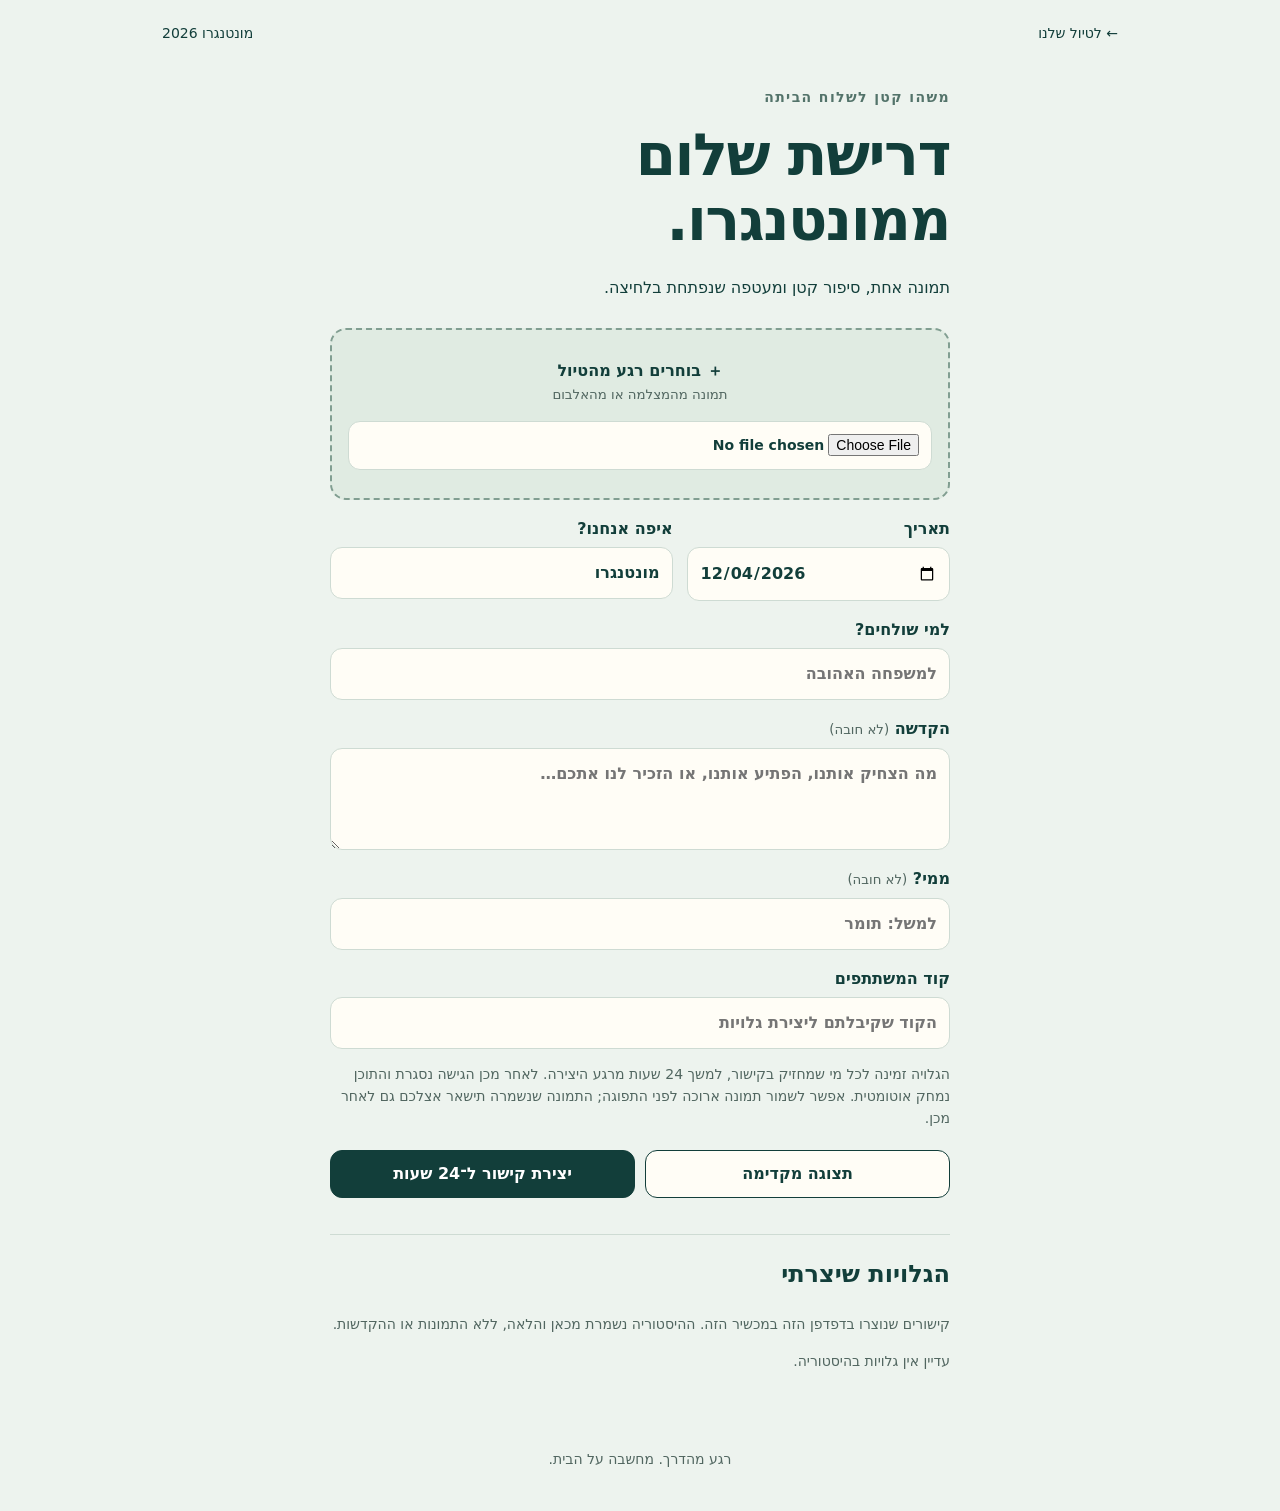
<file: postcard.html>
<!doctype html>
<html lang="he" dir="rtl">
<head>
<meta charset="utf-8"><meta name="viewport" content="width=device-width,initial-scale=1,viewport-fit=cover">
<meta name="theme-color" content="#0d3b3a"><meta name="referrer" content="no-referrer"><meta name="robots" content="noindex,nofollow,noarchive"><meta http-equiv="Cache-Control" content="no-store, no-cache, must-revalidate"><meta http-equiv="Pragma" content="no-cache">
<title>דרישת שלום ממונטנגרו 💌</title>
<meta property="og:title" content="קיבלתם גלויה ממונטנגרו 💌">
<meta property="og:description" content="דרישת שלום קטנה מהטיול שלנו. הגלויה זמינה ל־24 שעות מרגע יצירתה.">
<meta property="og:image" content="https://tomershko.github.io/montenegro-weather/assets/postcard-share.png">
<meta property="og:type" content="website">
<link rel="icon" href="./assets/icon.svg"><link rel="stylesheet" href="./postcard.css?v=6">
<script src="./postcard-config.js?v=6" defer></script><script src="./postcard.js?v=6" defer></script>
</head>
<body>
<header><a href="./">← לטיול שלנו</a><span>מונטנגרו 2026</span></header>
<main>
<section id="creator">
<p class="eyebrow">משהו קטן לשלוח הביתה</p><h1>דרישת שלום<br>ממונטנגרו.</h1>
<p>תמונה אחת, סיפור קטן ומעטפה שנפתחת בלחיצה.</p>
<p id="setup" class="notice" hidden>אפשר כבר לעצב ולנסות את הגלויה. השיתוף ייפתח לאחר חיבור האחסון.</p>
<form id="createForm">
<label class="photo-picker" for="photo"><span id="photoLabel">＋ בוחרים רגע מהטיול</span><small>תמונה מהמצלמה או מהאלבום</small><input id="photo" type="file" accept="image/*" required></label>
<div class="fields"><label>תאריך<input id="date" type="date" required></label><label>איפה אנחנו?<input id="place" maxlength="80" placeholder="למשל: האגם השחור" required></label></div>
<label>למי שולחים?<input id="recipient" maxlength="80" placeholder="למשפחה האהובה" required></label>
<label>הקדשה <small>(לא חובה)</small><textarea id="message" maxlength="600" rows="3" placeholder="מה הצחיק אותנו, הפתיע אותנו, או הזכיר לנו אתכם…"></textarea></label>
<label>ממי? <small>(לא חובה)</small><input id="sender" maxlength="80" placeholder="למשל: תומר"></label>
<label id="codeLabel">קוד המשתתפים<input id="code" type="password" autocomplete="off" maxlength="160" placeholder="הקוד שקיבלתם ליצירת גלויות"></label>
<p class="privacy">הגלויה זמינה לכל מי שמחזיק בקישור, למשך 24 שעות מרגע היצירה. לאחר מכן הגישה נסגרת והתוכן נמחק אוטומטית. אפשר לשמור תמונה ארוכה לפני התפוגה; התמונה שנשמרה תישאר אצלכם גם לאחר מכן.</p>
<div class="actions"><button type="button" id="previewBtn" class="secondary">תצוגה מקדימה</button><button id="publishBtn" type="submit">יצירת קישור ל־24 שעות</button></div>
</form>
</section>
<section id="history"><h2>הגלויות שיצרתי</h2><p class="privacy">קישורים שנוצרו בדפדפן הזה במכשיר הזה. ההיסטוריה נשמרת מכאן והלאה, ללא התמונות או ההקדשות.</p><p id="historyNotice" class="privacy"></p><ul id="historyList"></ul></section>
<section id="viewer" hidden aria-label="הגלויה שלכם">
<p id="previewLabel" class="notice" hidden>תצוגה מקדימה בלבד · התמונה עדיין במכשיר שלך</p>
<div id="envelope"><p class="eyebrow">דואר ממונטנגרו</p><div class="mail-icon" aria-hidden="true">💌</div><h1>יש לכם גלויה.</h1><p id="envelopeTo"></p><button id="openBtn">פותחים את המעטפה</button></div>
<div id="card" hidden><div id="front"><img id="cardPhoto" alt="גלויה מעוצבת מהטיול במונטנגרו"></div><div id="back" hidden><p id="cardTo" class="handwriting"></p><p id="cardMessage"></p><p id="cardSender" class="handwriting"></p></div><button id="exportBtn" class="secondary" disabled>שמירת תמונה ארוכה</button><button id="flipBtn" class="secondary">להקדשה שבצד השני ↶</button></div>
<a href="./postcard.html#history" class="history-link">לגלויות שיצרתי / יצירת גלויה חדשה</a><p id="remaining" class="remaining"></p><div class="actions"><button id="editBtn" class="secondary" hidden>חזרה לעריכה</button><a id="replyBtn" class="button" href="https://wa.me/?text=%D7%90%D7%99%D7%96%D7%95%20%D7%92%D7%9C%D7%95%D7%99%D7%94%20%D7%99%D7%A4%D7%94!%20%D7%AA%D7%94%D7%A0%D7%95%20%D7%91%D7%98%D7%99%D7%95%D7%9C%20%E2%9D%A4%EF%B8%8F" target="_blank" rel="noopener noreferrer" hidden>תגובה בוואטסאפ</a></div>
<p id="replyHint" class="remaining" hidden>בוואטסאפ בוחרים למי לשלוח את התגובה.</p>
</section>
<section id="published" hidden><h2>הגלויה מוכנה לשליחה 💌</h2><p id="expiryText"></p><div class="actions"><a id="publishedOpen" class="button secondary">פתיחה ושמירה כתמונה</a><button id="shareBtn">שיתוף</button><a id="whatsappBtn" class="button secondary" target="_blank" rel="noopener noreferrer">וואטסאפ</a><button id="copyBtn" class="secondary">העתקת קישור</button></div><label>הקישור לגלויה<input id="shareUrl" readonly dir="ltr"></label><button id="deleteBtn" class="text-button">מחיקת הגלויה עכשיו</button></section>
<section id="unavailable" hidden><div class="mail-icon" aria-hidden="true">💌</div><h1 id="unavailableTitle">הגלויה הזו כבר פגה.</h1><p id="unavailableText">הגלויות שלנו זמינות ל־24 שעות. ניפגש בדרישת השלום הבאה.</p><button id="retryBtn" hidden>ניסיון נוסף</button><a href="./" class="button secondary">לטיול שלנו</a></section>
<p id="status" role="status" aria-live="polite"></p>
</main><footer>רגע מהדרך. מחשבה על הבית.</footer>
</body></html>
</file>
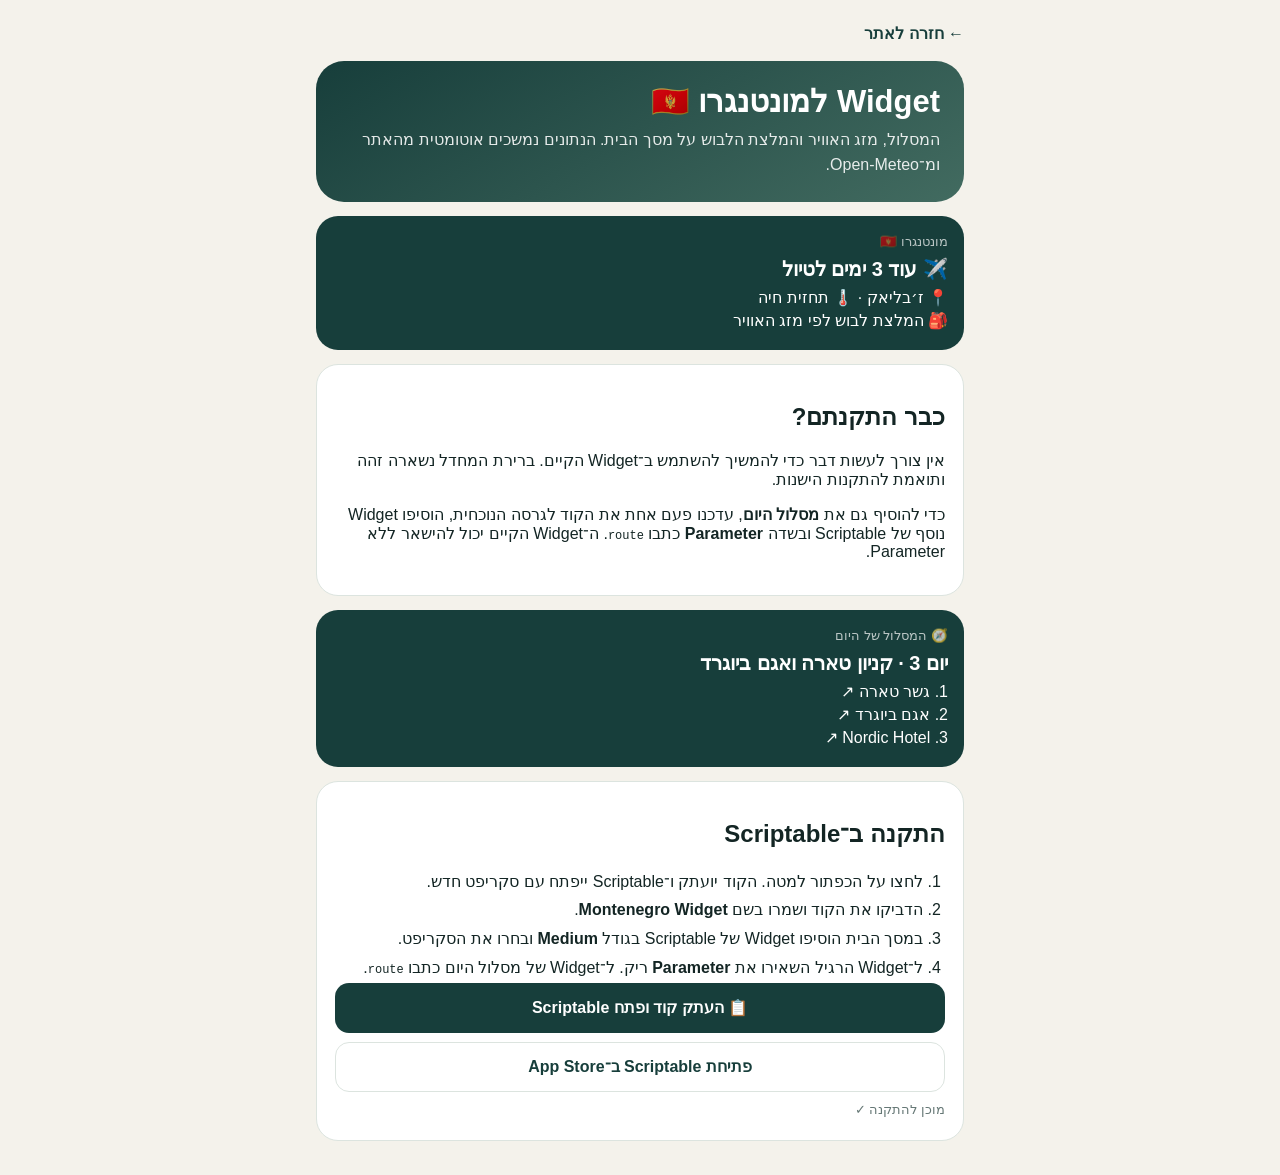
<file: widget.html>
<!doctype html>
<html lang="he" dir="rtl">
<head>
  <meta charset="utf-8">
  <meta name="viewport" content="width=device-width,initial-scale=1,viewport-fit=cover">
  <meta name="theme-color" content="#173e3b">
  <title>Widget למונטנגרו 🇲🇪</title>
  <style>
    :root{--brand:#173e3b;--brand2:#426b60;--bg:#f4f2eb;--card:#fff;--ink:#132524;--muted:#667876;--line:#dce4df}
    *{box-sizing:border-box}body{margin:0;background:var(--bg);color:var(--ink);font-family:-apple-system,BlinkMacSystemFont,"Segoe UI",Arial,sans-serif}
    main{width:min(680px,100%);margin:auto;padding:calc(24px + env(safe-area-inset-top)) 16px calc(34px + env(safe-area-inset-bottom))}
    a{color:var(--brand)}.back{text-decoration:none;font-weight:800}.hero{margin-top:18px;background:linear-gradient(150deg,var(--brand),var(--brand2));color:#fff;border-radius:28px;padding:24px}
    h1{margin:0;font-size:31px;line-height:1.08}.hero p{margin:10px 0 0;line-height:1.55;opacity:.88}
    .card{margin-top:14px;background:var(--card);border:1px solid var(--line);border-radius:22px;padding:18px}
    .steps{margin:0;padding:0 22px 0 0;line-height:1.8}.btn{display:flex;width:100%;justify-content:center;align-items:center;min-height:50px;border:0;border-radius:14px;padding:12px 16px;background:var(--brand);color:#fff;font:inherit;font-weight:850;text-decoration:none;cursor:pointer}
    .btn.secondary{margin-top:9px;background:#fff;color:var(--brand);border:1px solid var(--line)}#status{font-size:13px;color:var(--muted);margin:10px 0 0;min-height:20px}
    code{direction:ltr;unicode-bidi:embed;font-size:12px}.preview{background:#173e3b;color:#fff;border-radius:22px;padding:16px;margin-top:14px;text-align:right}.preview small{opacity:.7}.preview strong{font-size:20px;display:block;margin:7px 0}.preview p{margin:4px 0}
  </style>
</head>
<body>
<main>
  <a class="back" href="./">← חזרה לאתר</a>
  <section class="hero">
    <h1>Widget למונטנגרו 🇲🇪</h1>
    <p>המסלול, מזג האוויר והמלצת הלבוש על מסך הבית. הנתונים נמשכים אוטומטית מהאתר ומ־Open‑Meteo.</p>
  </section>

  <div class="preview">
    <small>מונטנגרו 🇲🇪</small>
    <strong>✈️ עוד 3 ימים לטיול</strong>
    <p>📍 ז׳בליאק · 🌡️ תחזית חיה</p>
    <p>🎒 המלצת לבוש לפי מזג האוויר</p>
  </div>

  <section class="card">
    <h2>כבר התקנתם?</h2>
    <p>אין צורך לעשות דבר כדי להמשיך להשתמש ב־Widget הקיים. ברירת המחדל נשארה זהה ותואמת להתקנות הישנות.</p>
    <p>כדי להוסיף גם את <strong>מסלול היום</strong>, עדכנו פעם אחת את הקוד לגרסה הנוכחית, הוסיפו Widget נוסף של Scriptable ובשדה <strong>Parameter</strong> כתבו <code>route</code>. ה־Widget הקיים יכול להישאר ללא Parameter.</p>
  </section>

  <div class="preview">
    <small>🧭 המסלול של היום</small>
    <strong>יום 3 · קניון טארה ואגם ביוגרד</strong>
    <p>1. גשר טארה ↗</p>
    <p>2. אגם ביוגרד ↗</p>
    <p>3. Nordic Hotel ↗</p>
  </div>

  <section class="card">
    <h2>התקנה ב־Scriptable</h2>
    <ol class="steps">
      <li>לחצו על הכפתור למטה. הקוד יועתק ו־Scriptable ייפתח עם סקריפט חדש.</li>
      <li>הדביקו את הקוד ושמרו בשם <strong>Montenegro Widget</strong>.</li>
      <li>במסך הבית הוסיפו Widget של Scriptable בגודל <strong>Medium</strong> ובחרו את הסקריפט.</li>
      <li>ל־Widget הרגיל השאירו את <strong>Parameter</strong> ריק. ל־Widget של מסלול היום כתבו <code>route</code>.</li>
    </ol>
    <button id="installBtn" class="btn" type="button">📋 העתק קוד ופתח Scriptable</button>
    <a class="btn secondary" href="https://apps.apple.com/app/scriptable/id1405459188">פתיחת Scriptable ב־App Store</a>
    <p id="status" role="status">טוען את קוד ה־Widget…</p>
  </section>
</main>
<script>
let widgetCode="";
const status=document.getElementById("status");
fetch("./scriptable-widget.js",{cache:"no-store"})
  .then(r=>{if(!r.ok)throw new Error("load");return r.text()})
  .then(t=>{widgetCode=t;status.textContent="מוכן להתקנה ✓"})
  .catch(()=>{status.textContent="לא הצלחתי לטעון את הקוד. רעננו את העמוד ונסו שוב."});

document.getElementById("installBtn").addEventListener("click",async()=>{
  if(!widgetCode){status.textContent="הקוד עדיין נטען…";return;}
  try{
    await navigator.clipboard.writeText(widgetCode);
    status.textContent="הקוד הועתק ✓ פותח את Scriptable…";
    setTimeout(()=>{location.href="scriptable:///add";},250);
  }catch(e){
    status.textContent="ההעתקה נחסמה בדפדפן. פתחו את הקישור לקוד, העתיקו אותו ואז צרו Script חדש.";
    location.href="./scriptable-widget.js";
  }
});
</script>
</body>
</html>
</file>
<file: postcard.css>
:root{color-scheme:light;--ink:#123e3a;--paper:#fffdf6;--line:#cedbd3;--muted:#516660}*{box-sizing:border-box}body{margin:0;background:#edf3ee;color:var(--ink);font:16px/1.6 system-ui,-apple-system,sans-serif}header{max-width:1000px;margin:auto;padding:22px;display:flex;justify-content:space-between;gap:20px;font-size:14px}a{color:inherit}header a{text-decoration:none}main{max-width:660px;margin:20px auto;padding:0 20px}h1{font-size:clamp(36px,8vw,58px);line-height:1.12;letter-spacing:-1.5px;margin:12px 0 22px}h2{font-size:24px}.eyebrow{letter-spacing:.1em;font-size:14px;font-weight:700;color:#53736a}form{margin-top:28px}label{display:block;font-weight:650;margin:16px 0 0}label small{font-weight:450;color:var(--muted)}input,textarea{display:block;width:100%;font:inherit;color:var(--ink);background:var(--paper);border:1px solid var(--line);border-radius:12px;padding:12px;margin-top:6px}textarea{resize:vertical}.fields{display:grid;grid-template-columns:1fr 1.3fr;gap:14px}.photo-picker{padding:28px 16px;text-align:center;border:2px dashed #819e91;border-radius:16px;cursor:pointer;background:#e0ebe2}.photo-picker small{display:block;font-weight:400}.photo-picker input{margin-top:16px;font-size:14px}button,.button{display:inline-flex;align-items:center;justify-content:center;min-height:48px;border:1px solid var(--ink);border-radius:12px;background:var(--ink);color:white;padding:12px 20px;font:600 16px/1.4 system-ui;text-decoration:none;cursor:pointer;text-align:center}.secondary{background:var(--paper);color:var(--ink)}button:disabled{opacity:.5;cursor:not-allowed}.actions{display:flex;flex-wrap:wrap;gap:10px;margin:20px 0}.actions>*{flex:1}button:focus-visible,a:focus-visible,input:focus-visible,textarea:focus-visible{outline:3px solid #dc8642;outline-offset:4px}.privacy,.remaining{font-size:14px;color:var(--muted)}.notice{background:#fff4d9;border:1px solid #e3ce9a;border-radius:12px;padding:12px;font-size:14px}#viewer,#unavailable{text-align:center}#envelope{background:var(--paper);padding:38px 20px;border:1px solid var(--line);border-radius:6px;box-shadow:0 18px 60px #123e3a14;margin:35px 0}.mail-icon{font-size:76px}#card{background:var(--paper);padding:18px;border:1px solid var(--line);box-shadow:0 18px 60px #123e3a1a;text-align:right;animation:reveal .45s ease-out}#cardPhoto{display:block;width:100%;height:auto;object-fit:contain;background:#e5ebe4}#back{min-height:320px;padding:12px 8px}#cardMessage{white-space:pre-wrap;overflow-wrap:anywhere;line-height:36px;font-size:20px}.handwriting{font-size:22px;font-weight:700;overflow-wrap:anywhere}#card button{width:100%}#published{border-top:1px solid var(--line);margin-top:30px;padding-top:16px}.text-button{border:0;background:transparent;color:#923b30;text-decoration:underline;font-size:14px}#status{white-space:pre-wrap;color:#8b3527}footer{text-align:center;color:var(--muted);padding:40px 16px;font-size:14px}[hidden]{display:none!important}@keyframes reveal{from{opacity:0;transform:translateY(18px) rotate(-2deg)}to{opacity:1;transform:none}}@media(prefers-reduced-motion:reduce){*,*::before,*::after{animation:none!important;transition:none!important}}@media(max-width:420px){header{flex-direction:column;gap:4px}.fields{grid-template-columns:1fr}.actions{flex-direction:column}main{margin-top:10px}.caption{flex-direction:column}}

#history{margin:36px 0;border-top:1px solid var(--line)}#historyList{list-style:none;padding:0}#historyList li{background:var(--paper);border:1px solid var(--line);border-radius:12px;padding:16px;margin:12px 0;overflow-wrap:anywhere}#historyList p{margin:4px 0}#historyList .button{margin-top:10px}#exportBtn{margin:14px 0 8px}.history-link{display:inline-block;margin-top:20px}
</file>
